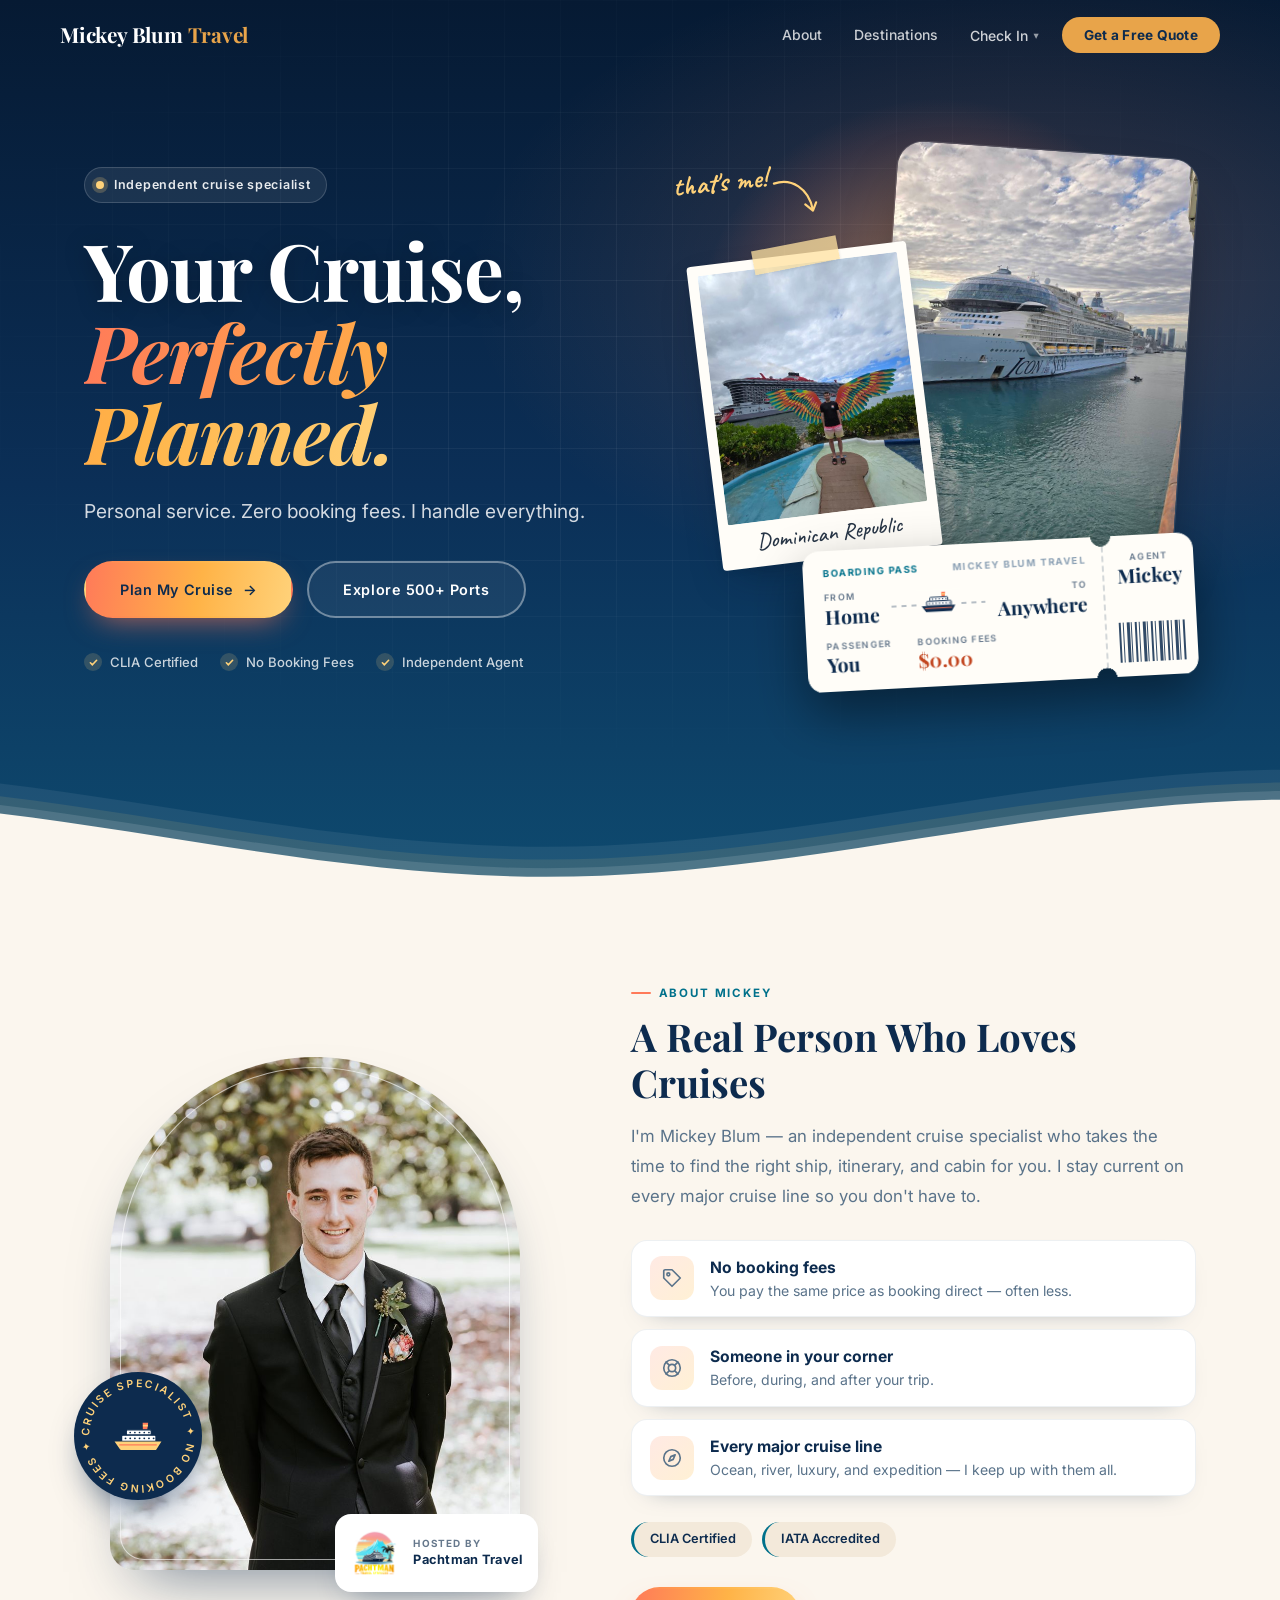
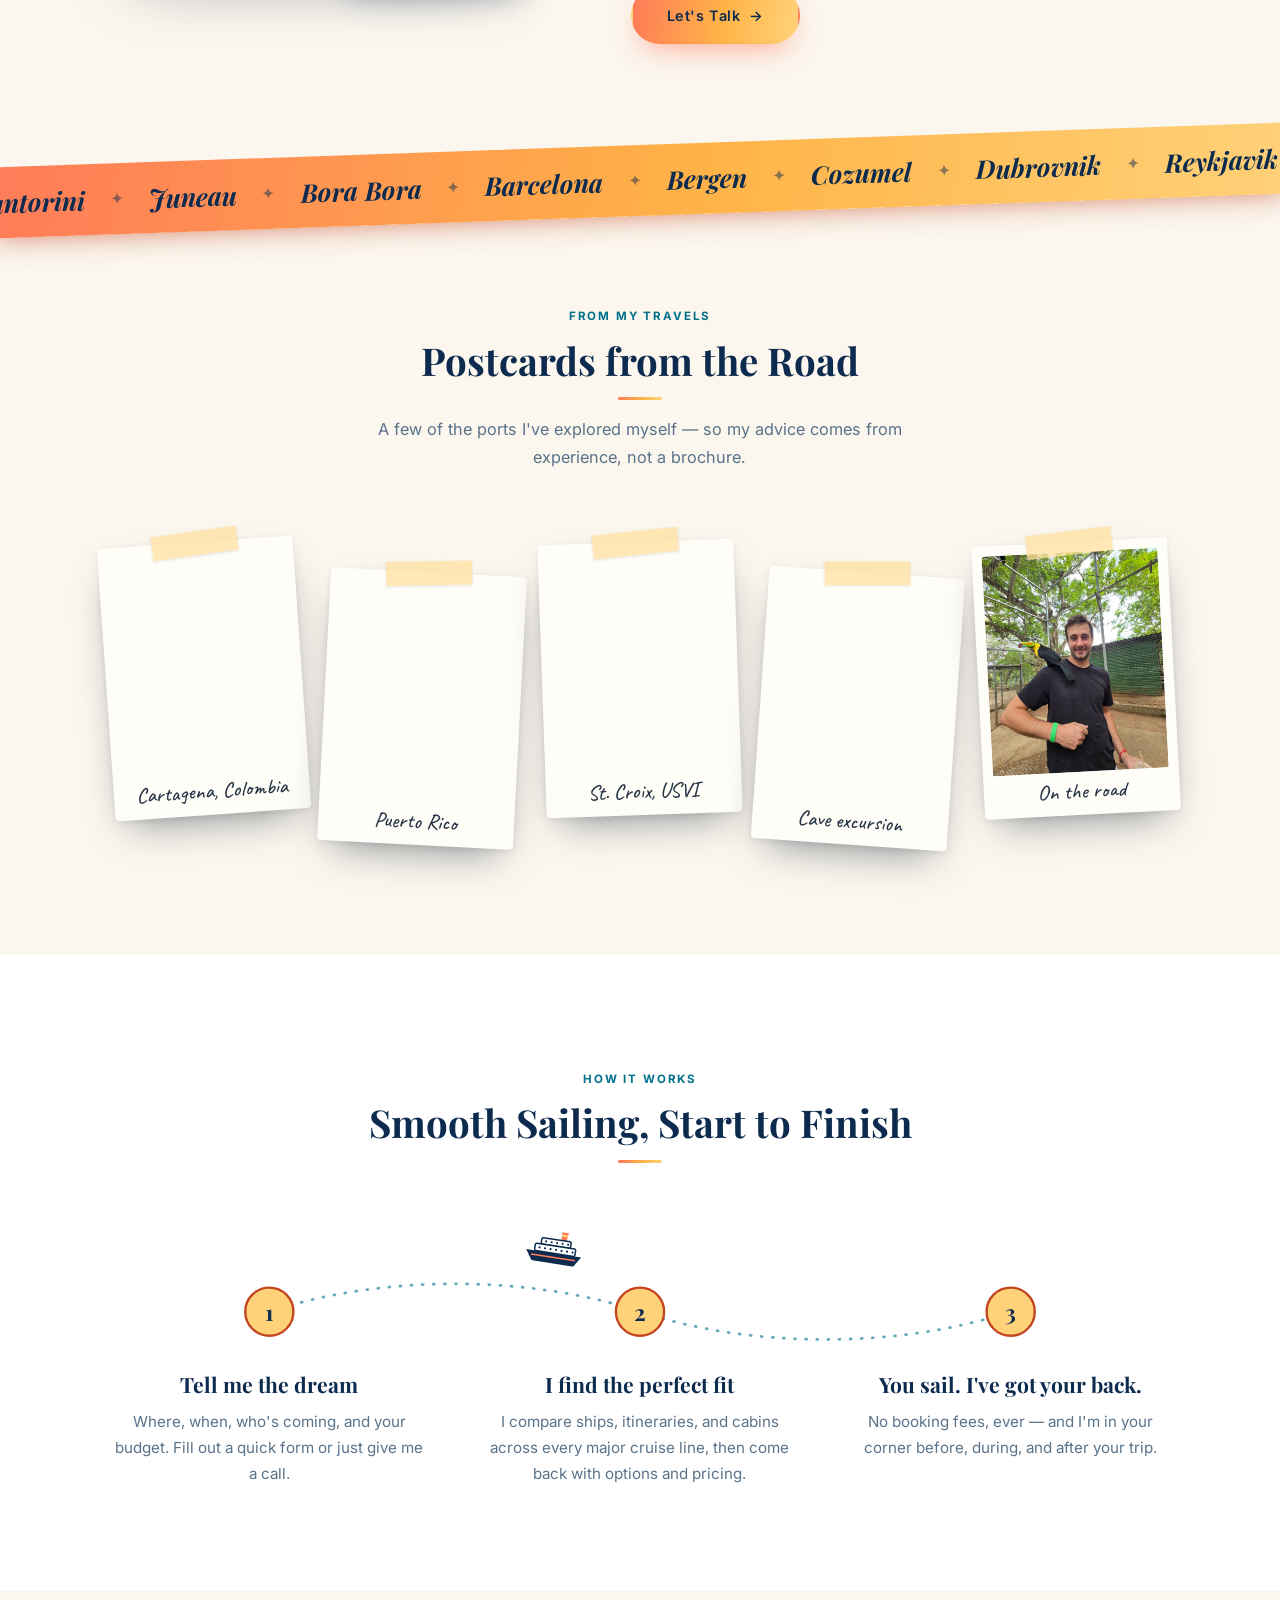
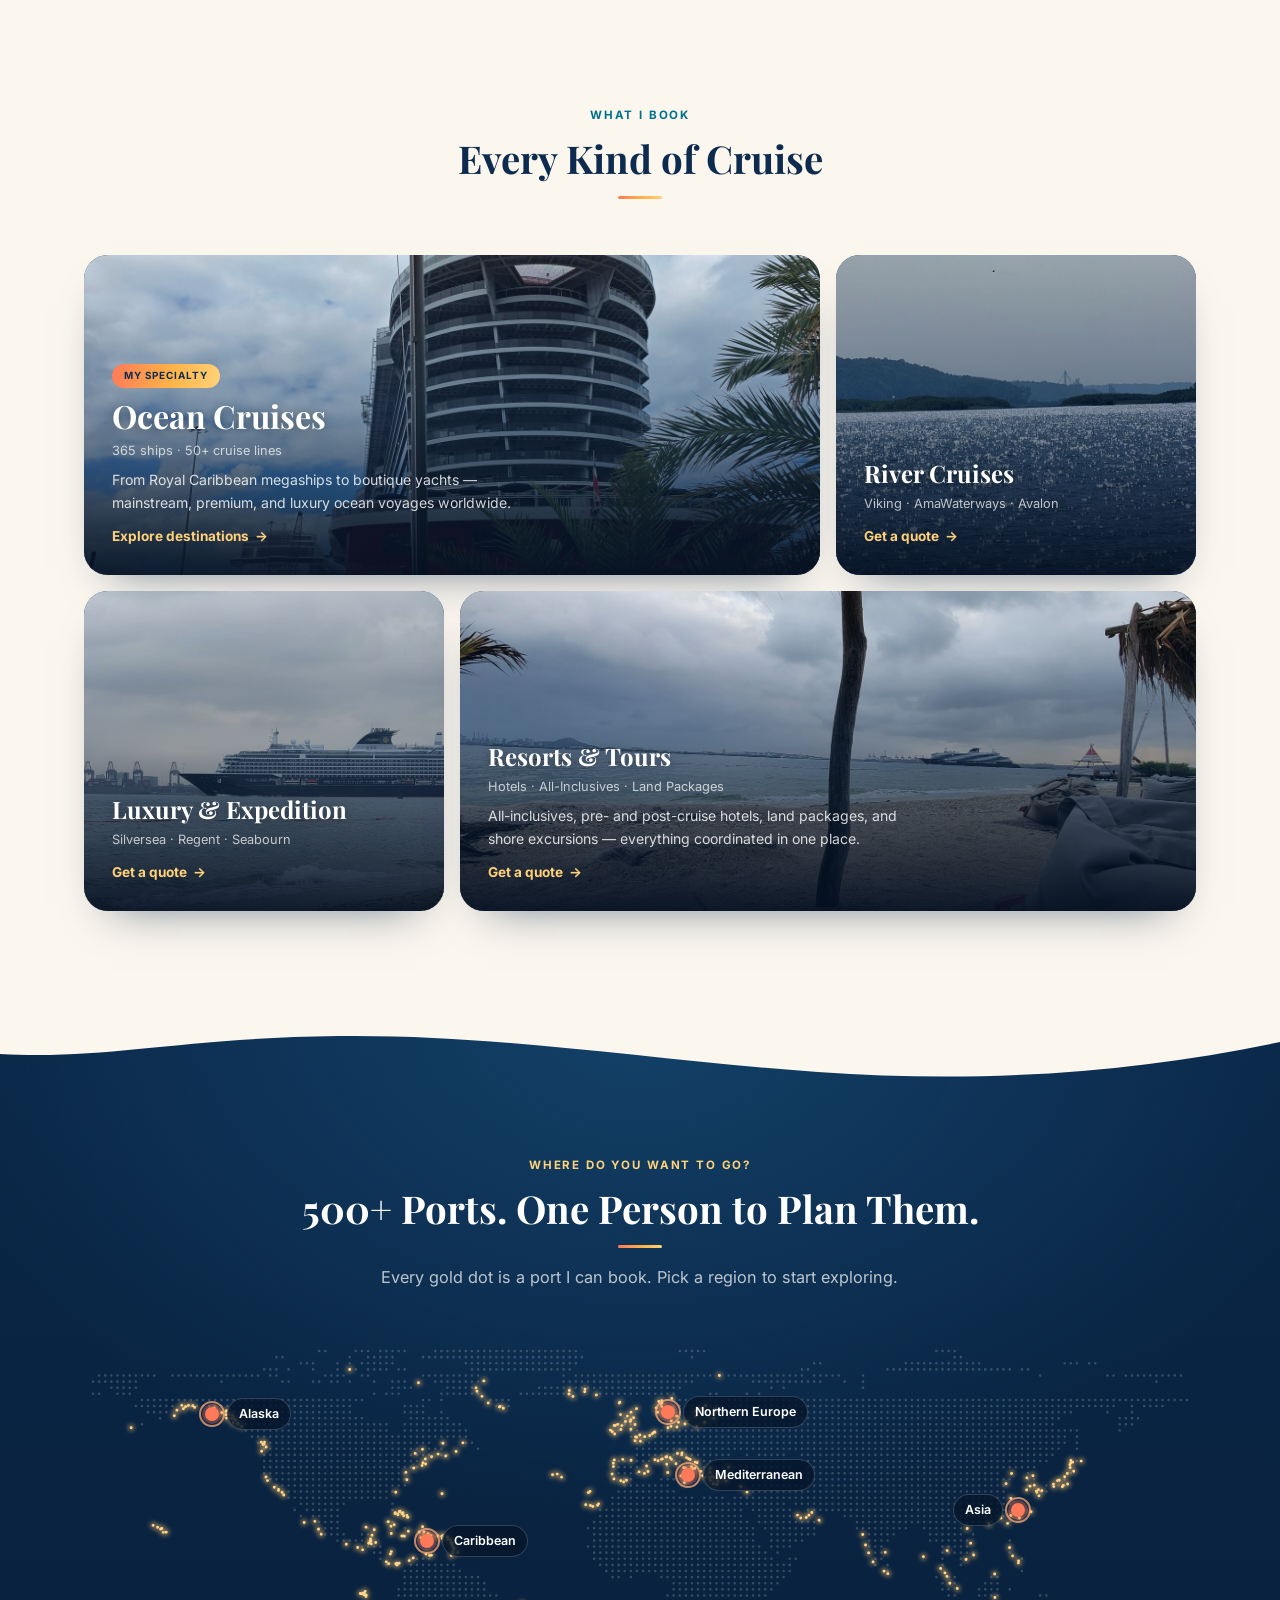
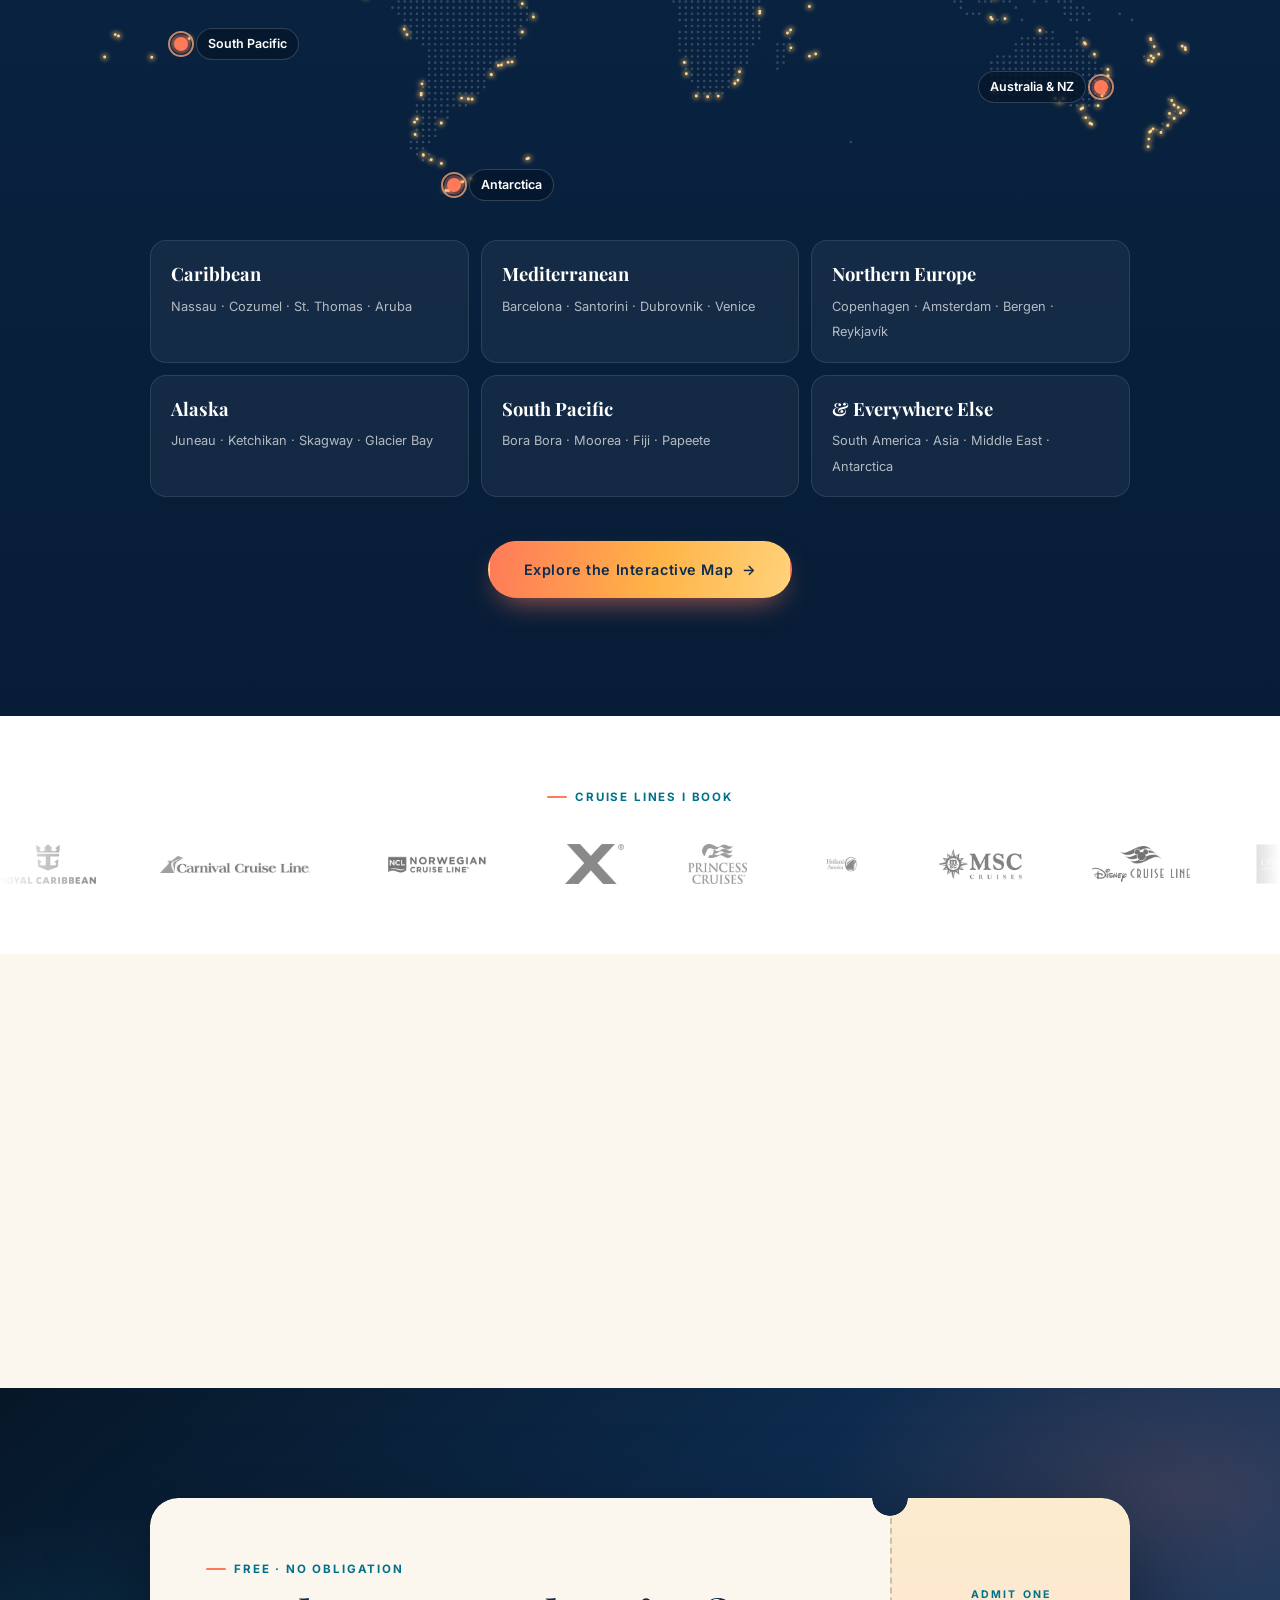
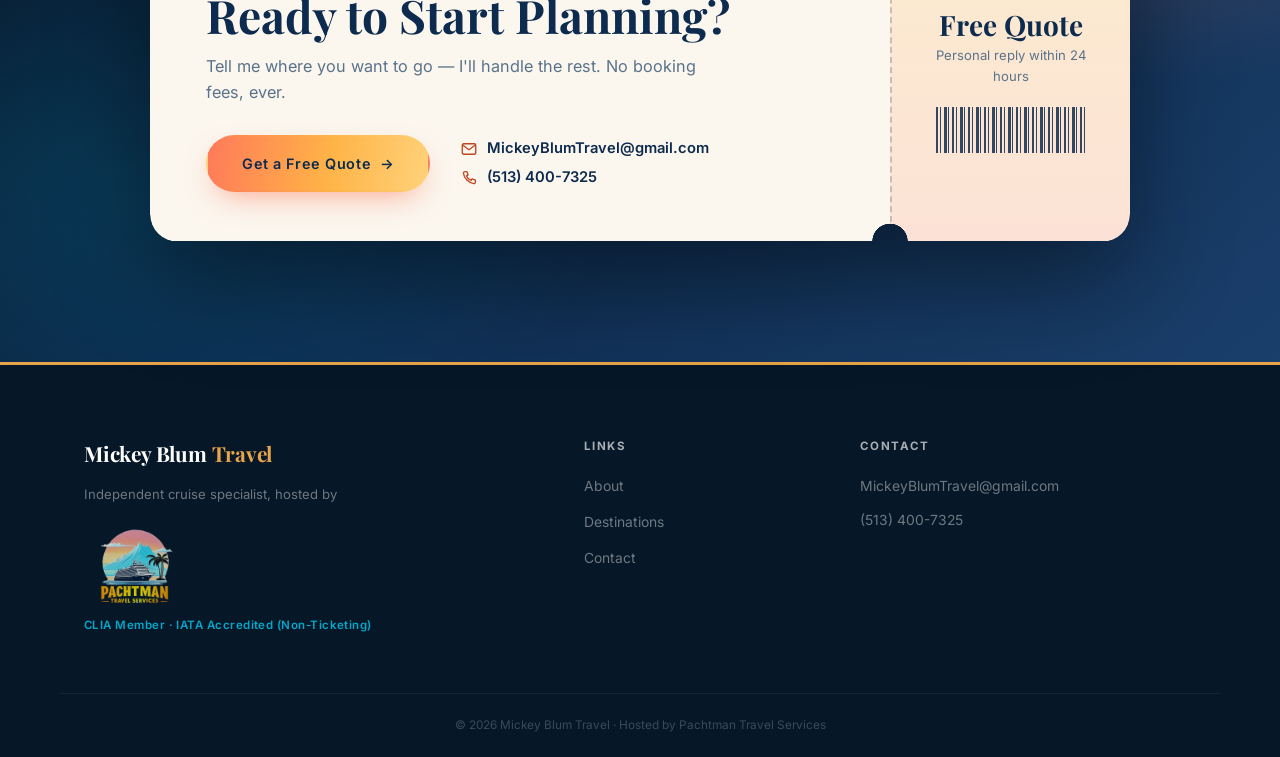
<file: index.html>
<!DOCTYPE html>
<html lang="en">
<head>
  <meta charset="UTF-8" />
  <meta name="viewport" content="width=device-width, initial-scale=1.0" />
  <meta name="description" content="Mickey Blum Travel — Cruise specialist and independent travel agent. Personalized cruise planning, expert advice, and exclusive deals. No booking fees." />
  <meta name="keywords" content="cruise travel agent, cruise specialist, cruise deals, Caribbean cruise, Mediterranean cruise, Alaska cruise, luxury cruise, river cruise, Mickey Blum travel, Pachtman Travel Services" />
  <meta name="author" content="Mickey Blum" />
  <link rel="canonical" href="https://mickeyblumtravel.com/" />

  <!-- Open Graph -->
  <meta property="og:type" content="website" />
  <meta property="og:url" content="https://mickeyblumtravel.com/" />
  <meta property="og:title" content="Mickey Blum Travel | Cruise Specialist" />
  <meta property="og:description" content="Expert cruise planning with zero booking fees. Personalized service from a real agent." />
  <meta property="og:image" content="https://mickeyblumtravel.com/images/og-image.jpg" />
  <meta property="og:image:width" content="1200" />
  <meta property="og:image:height" content="630" />
  <meta property="og:image:alt" content="Mickey Blum standing in front of a docked cruise ship" />

  <!-- Twitter Card -->
  <meta name="twitter:card" content="summary_large_image" />
  <meta name="twitter:url" content="https://mickeyblumtravel.com/" />
  <meta name="twitter:title" content="Mickey Blum Travel | Cruise Specialist" />
  <meta name="twitter:description" content="Expert cruise planning with zero booking fees. Personalized service from a real agent." />
  <meta name="twitter:image" content="https://mickeyblumtravel.com/images/og-image.jpg" />
  <meta name="twitter:image:alt" content="Mickey Blum standing in front of a docked cruise ship" />

  <title>Mickey Blum Travel | Cruise Specialist & Independent Travel Agent</title>
  <link rel="preconnect" href="https://fonts.googleapis.com" />
  <link rel="preconnect" href="https://fonts.gstatic.com" crossorigin />
  <link href="https://fonts.googleapis.com/css2?family=Caveat:wght@500;700&family=Inter:wght@400;500;600;700&family=Playfair+Display:ital,wght@0,400;0,700;1,400;1,700&display=swap" rel="stylesheet" />
  <link rel="stylesheet" href="css/style.css" />
  <link rel="stylesheet" href="css/home.css" />
</head>
<body class="home">

  <!-- Shared icons -->
  <svg class="sprite" aria-hidden="true" focusable="false">
    <symbol id="i-ship" viewBox="0 0 64 40">
      <path d="M38 3h7l-1.2 9h-5.6z" fill="#ff7a59" />
      <path d="M38.3 5.6h6.4v2.2h-6.4z" fill="#ffd27a" />
      <rect x="17" y="12" width="32" height="7" rx="1.5" stroke-width="1.6" style="fill:var(--ship-deck,#fff);stroke:var(--ship-line,#0d2b4e)" />
      <rect x="11" y="19" width="44" height="8" rx="1.5" stroke-width="1.6" style="fill:var(--ship-deck,#fff);stroke:var(--ship-line,#0d2b4e)" />
      <g style="fill:var(--ship-line,#0d2b4e)">
        <circle cx="22" cy="15.5" r="1.1" /><circle cx="28" cy="15.5" r="1.1" /><circle cx="34" cy="15.5" r="1.1" /><circle cx="40" cy="15.5" r="1.1" /><circle cx="46" cy="15.5" r="1.1" />
        <circle cx="16" cy="23" r="1.2" /><circle cx="22" cy="23" r="1.2" /><circle cx="28" cy="23" r="1.2" /><circle cx="34" cy="23" r="1.2" /><circle cx="40" cy="23" r="1.2" /><circle cx="46" cy="23" r="1.2" /><circle cx="52" cy="23" r="1.2" />
      </g>
      <path d="M2 27h60l-6.5 10.2a2 2 0 0 1-1.7.8H10.6a2 2 0 0 1-1.7-.9z" style="fill:var(--ship-hull,#0d2b4e)" />
      <path d="M8 31.5h48" stroke="#ff7a59" stroke-width="1.6" />
    </symbol>
  </svg>

  <!-- NAV -->
  <header class="site-header" id="site-header">
    <nav class="nav-container">
      <a href="index.html" class="nav-brand">
        <span class="brand-name">Mickey Blum <span class="brand-sub">Travel</span></span>
      </a>
      <button class="nav-toggle" id="navToggle" aria-label="Toggle menu" aria-expanded="false" aria-controls="navLinks">
        <span></span><span></span><span></span>
      </button>
      <ul class="nav-links" id="navLinks">
        <li><a href="#about">About</a></li>
        <li><a href="destinations.html">Destinations</a></li>
        <li class="nav-dropdown">
          <button class="nav-dropdown-btn" type="button" aria-expanded="false" aria-haspopup="true" id="checkinBtn">
            Check In <span class="nav-dropdown-caret">▾</span>
          </button>
          <ul class="nav-dropdown-panel" id="checkinPanel" role="menu">
            <li class="nav-dropdown-panel-header">Online Check-In by Cruise Line</li>
            <li><a href="https://www.royalcaribbean.com/reservation/lookup" target="_blank" rel="noopener noreferrer">Royal Caribbean</a></li>
            <li><a href="https://www.carnival.com/booked/home" target="_blank" rel="noopener noreferrer">Carnival</a></li>
            <li><a href="https://www.ncl.com/account-access/login" target="_blank" rel="noopener noreferrer">Norwegian</a></li>
            <li><a href="https://www.msccruisesusa.com/manage-booking/web-check-in" target="_blank" rel="noopener noreferrer">MSC Cruises</a></li>
            <li><a href="https://disneycruise.disney.go.com/guest-services/online-check-in/" target="_blank" rel="noopener noreferrer">Disney Cruise Line</a></li>
            <li><a href="https://www.celebritycruises.com/onlinecheckin" target="_blank" rel="noopener noreferrer">Celebrity Cruises</a></li>
            <li><a href="https://book.princess.com/manage-booking/index.page?cpfy=checkin" target="_blank" rel="noopener noreferrer">Princess Cruises</a></li>
            <li><a href="https://www.hollandamerica.com/checkin" target="_blank" rel="noopener noreferrer">Holland America</a></li>
            <li><a href="https://www.virginvoyages.com/app" target="_blank" rel="noopener noreferrer">Virgin Voyages</a></li>
            <li><a href="https://www.cunard.com/en-us/login/manage-booking" target="_blank" rel="noopener noreferrer">Cunard</a></li>
            <li><a href="https://www.costacruises.com/mycosta.html" target="_blank" rel="noopener noreferrer">Costa Cruises</a></li>
            <li><a href="https://www.pocruises.com/login" target="_blank" rel="noopener noreferrer">P&amp;O Cruises</a></li>
            <li><a href="https://www.aida.de/myaida" target="_blank" rel="noopener noreferrer">AIDA Cruises</a></li>
            <li><a href="https://www.azamara.com/booked-guests/before-you-board/easy-checkin" target="_blank" rel="noopener noreferrer">Azamara</a></li>
            <li><a href="https://www.oceaniacruises.com/myaccount/overview/" target="_blank" rel="noopener noreferrer">Oceania Cruises</a></li>
            <li><a href="https://www.rssc.com/myaccount" target="_blank" rel="noopener noreferrer">Regent Seven Seas</a></li>
            <li><a href="https://www.seabourn.com/checkin" target="_blank" rel="noopener noreferrer">Seabourn</a></li>
            <li><a href="https://my.silversea.com/" target="_blank" rel="noopener noreferrer">Silversea</a></li>
            <li><a href="https://www.viking.com/myjourney" target="_blank" rel="noopener noreferrer">Viking Ocean</a></li>
            <li><a href="https://us.ponant.com/my-account" target="_blank" rel="noopener noreferrer">Ponant</a></li>
            <li><a href="https://www.expeditions.com/login/" target="_blank" rel="noopener noreferrer">Lindblad Expeditions</a></li>
          </ul>
        </li>
        <li><a href="contact.html" class="nav-cta">Get a Free Quote</a></li>
      </ul>
    </nav>
  </header>

  <main>

    <!-- HERO -->
    <section class="hero" id="hero">
      <div class="hero-sun" aria-hidden="true"></div>
      <div class="container hero-grid">
        <div class="hero-copy">
          <p class="hero-kicker"><span class="hero-kicker-dot" aria-hidden="true"></span>Independent cruise specialist</p>
          <h1 class="hero-title">Your Cruise,<br /><em>Perfectly Planned.</em></h1>
          <p class="hero-sub">Personal service. Zero booking fees. I handle everything.</p>
          <div class="hero-actions">
            <a href="contact.html" class="btn btn-sunset">Plan My Cruise <span class="arrow" aria-hidden="true">→</span></a>
            <a href="destinations.html" class="btn btn-ghost">Explore 500+ Ports</a>
          </div>
          <ul class="hero-trust">
            <li>CLIA Certified</li>
            <li>No Booking Fees</li>
            <li>Independent Agent</li>
          </ul>
        </div>

        <div class="hero-collage">
          <figure class="photo-card photo-card--ship float">
            <img src="images/hero-ship.jpg" alt="Icon of the Seas docked in port" width="720" height="960" fetchpriority="high" />
          </figure>
          <figure class="polaroid polaroid--hero float float--slow">
            <img src="images/mickey-dominican.jpg" alt="Mickey posing with painted rainbow wings, a cruise ship docked behind" width="600" height="800" />
            <figcaption class="polaroid-cap">Dominican Republic</figcaption>
          </figure>
          <p class="hand-note hand-note--hero" aria-hidden="true">
            that's me!
            <svg viewBox="0 0 58 46"><path d="M4 8c18-4 34 8 36 30" /><path d="M33 32l7 7 4-8" /></svg>
          </p>
          <div class="pass-wrap float float--fast" aria-hidden="true">
            <div class="boarding-pass">
              <div class="bp-main">
                <div class="bp-top"><span>Boarding Pass</span><span>Mickey Blum Travel</span></div>
                <div class="bp-route">
                  <div><span class="bp-k">From</span><span class="bp-v">Home</span></div>
                  <span class="bp-line"><svg viewBox="0 0 64 40"><use href="#i-ship" /></svg></span>
                  <div class="bp-to"><span class="bp-k">To</span><span class="bp-v">Anywhere</span></div>
                </div>
                <div class="bp-meta">
                  <div><span class="bp-k">Passenger</span><span class="bp-v">You</span></div>
                  <div><span class="bp-k">Booking fees</span><span class="bp-v bp-fee">$0.00</span></div>
                </div>
              </div>
              <div class="bp-stub">
                <span><span class="bp-k">Agent</span><span class="bp-v">Mickey</span></span>
                <span class="barcode"></span>
              </div>
            </div>
          </div>
        </div>
      </div>

      <div class="hero-waves" aria-hidden="true">
        <svg viewBox="0 24 150 28" preserveAspectRatio="none" focusable="false">
          <defs><path id="wave" d="M-160 44c30 0 58-18 88-18s58 18 88 18 58-18 88-18 58 18 88 18v44h-352z" /></defs>
          <g class="wave-parallax">
            <use href="#wave" x="48" y="0" fill="rgba(255,255,255,0.07)" />
            <use href="#wave" x="48" y="3" fill="rgba(255,210,122,0.1)" />
            <use href="#wave" x="48" y="5" fill="rgba(255,255,255,0.12)" />
            <use href="#wave" x="48" y="7" fill="#fbf6ee" />
          </g>
        </svg>
      </div>
    </section>

    <!-- ABOUT -->
    <section class="about" id="about">
      <div class="container about-grid">
        <div class="about-visual" data-reveal>
          <div class="about-arch">
            <img src="images/mickey-portrait.jpg" alt="Mickey Blum, Cruise Specialist" width="800" height="1200" loading="lazy" decoding="async" />
          </div>
          <div class="spin-badge" aria-hidden="true">
            <svg class="ring" viewBox="0 0 128 128">
              <defs><path id="ringPath" d="M64 64m-49 0a49 49 0 1 1 98 0a49 49 0 1 1-98 0" /></defs>
              <text><textPath href="#ringPath" textLength="304" lengthAdjust="spacing">CRUISE SPECIALIST ✦ NO BOOKING FEES ✦</textPath></text>
            </svg>
            <svg class="badge-ship" viewBox="0 0 64 40"><use href="#i-ship" /></svg>
          </div>
          <div class="about-host">
            <img src="images/pachtman-logo.png" alt="Pachtman Travel Services" width="240" height="240" loading="lazy" decoding="async" />
            <span>Hosted by <strong>Pachtman Travel</strong></span>
          </div>
        </div>

        <div class="about-copy" data-reveal>
          <p class="section-eyebrow">About Mickey</p>
          <h2 class="section-heading">A Real Person Who Loves Cruises</h2>
          <p class="lead">I'm Mickey Blum — an independent cruise specialist who takes the time to find the right ship, itinerary, and cabin for you. I stay current on every major cruise line so you don't have to.</p>
          <ul class="perks">
            <li class="perk">
              <span class="perk-icon" aria-hidden="true"><svg viewBox="0 0 24 24"><path d="M3 12V4.5A1.5 1.5 0 0 1 4.5 3H12l9 9-9 9z" /><circle cx="8" cy="8" r="1.6" /></svg></span>
              <span><strong>No booking fees</strong>You pay the same price as booking direct — often less.</span>
            </li>
            <li class="perk">
              <span class="perk-icon" aria-hidden="true"><svg viewBox="0 0 24 24"><circle cx="12" cy="12" r="9" /><circle cx="12" cy="12" r="4" /><path d="M5.6 5.6l3.6 3.6M18.4 5.6l-3.6 3.6M5.6 18.4l3.6-3.6M18.4 18.4l-3.6-3.6" /></svg></span>
              <span><strong>Someone in your corner</strong>Before, during, and after your trip.</span>
            </li>
            <li class="perk">
              <span class="perk-icon" aria-hidden="true"><svg viewBox="0 0 24 24"><circle cx="12" cy="12" r="9" /><path d="M15.5 8.5l-2.2 5-4.8 2 2.2-5z" /></svg></span>
              <span><strong>Every major cruise line</strong>Ocean, river, luxury, and expedition — I keep up with them all.</span>
            </li>
          </ul>
          <div class="cred-row">
            <span class="cred-pill">CLIA Certified</span>
            <span class="cred-pill">IATA Accredited</span>
          </div>
          <a href="contact.html" class="btn btn-sunset">Let's Talk <span class="arrow" aria-hidden="true">→</span></a>
        </div>
      </div>
    </section>

    <!-- TICKER -->
    <div class="ticker-wrap" aria-hidden="true">
      <div class="ticker">
        <div class="ticker-track">
          <span>Santorini</span><span class="star">✦</span><span>Juneau</span><span class="star">✦</span><span>Bora Bora</span><span class="star">✦</span><span>Barcelona</span><span class="star">✦</span><span>Bergen</span><span class="star">✦</span><span>Cozumel</span><span class="star">✦</span><span>Dubrovnik</span><span class="star">✦</span><span>Reykjavik</span><span class="star">✦</span><span>Cape Town</span><span class="star">✦</span><span>Sydney</span><span class="star">✦</span><span>Ushuaia</span><span class="star">✦</span><span>Halong Bay</span><span class="star">✦</span><span>Venice</span><span class="star">✦</span><span>Nassau</span><span class="star">✦</span><span>Singapore</span><span class="star">✦</span><span>Lisbon</span><span class="star">✦</span><span>Honolulu</span><span class="star">✦</span><span>Ketchikan</span><span class="star">✦</span>
        </div>
        <div class="ticker-track">
          <span>Santorini</span><span class="star">✦</span><span>Juneau</span><span class="star">✦</span><span>Bora Bora</span><span class="star">✦</span><span>Barcelona</span><span class="star">✦</span><span>Bergen</span><span class="star">✦</span><span>Cozumel</span><span class="star">✦</span><span>Dubrovnik</span><span class="star">✦</span><span>Reykjavik</span><span class="star">✦</span><span>Cape Town</span><span class="star">✦</span><span>Sydney</span><span class="star">✦</span><span>Ushuaia</span><span class="star">✦</span><span>Halong Bay</span><span class="star">✦</span><span>Venice</span><span class="star">✦</span><span>Nassau</span><span class="star">✦</span><span>Singapore</span><span class="star">✦</span><span>Lisbon</span><span class="star">✦</span><span>Honolulu</span><span class="star">✦</span><span>Ketchikan</span><span class="star">✦</span>
        </div>
      </div>
    </div>

    <!-- POSTCARDS -->
    <section class="postcards">
      <div class="container">
        <div class="section-header" data-reveal>
          <p class="section-eyebrow">From My Travels</p>
          <h2 class="section-heading">Postcards from the Road</h2>
          <p class="section-sub">A few of the ports I've explored myself — so my advice comes from experience, not a brochure.</p>
        </div>
        <ul class="postcard-row" data-reveal>
          <li class="polaroid" style="--r:-4deg">
            <img src="images/mickey-cartagena.jpg" alt="Mickey on the waterfront in Cartagena, Colombia" width="1556" height="700" loading="lazy" decoding="async" style="object-position:42% center" />
            <span class="polaroid-cap">Cartagena, Colombia</span>
          </li>
          <li class="polaroid" style="--r:3deg">
            <img src="images/mickey-puerto-rico.jpg" alt="Mickey in Old San Juan, Puerto Rico" width="600" height="800" loading="lazy" decoding="async" />
            <span class="polaroid-cap">Puerto Rico</span>
          </li>
          <li class="polaroid" style="--r:-2deg">
            <img src="images/mickey-stcroix.jpg" alt="Mickey on the shoreline in St. Croix" width="600" height="800" loading="lazy" decoding="async" />
            <span class="polaroid-cap">St. Croix, USVI</span>
          </li>
          <li class="polaroid" style="--r:4deg">
            <img src="images/mickey-cave.jpg" alt="Mickey sitting in a cave on a shore excursion" width="600" height="800" loading="lazy" decoding="async" />
            <span class="polaroid-cap">Cave excursion</span>
          </li>
          <li class="polaroid" style="--r:-3deg">
            <img src="images/mickey-travel-2.jpg" alt="Mickey with a toucan perched on one shoulder" width="600" height="800" loading="lazy" decoding="async" />
            <span class="polaroid-cap">On the road</span>
          </li>
        </ul>
      </div>
    </section>

    <!-- HOW IT WORKS -->
    <section class="voyage" id="how-it-works" data-voyage>
      <div class="container">
        <div class="section-header" data-reveal>
          <p class="section-eyebrow">How It Works</p>
          <h2 class="section-heading">Smooth Sailing, Start to Finish</h2>
        </div>
        <svg class="voyage-route" viewBox="0 0 1200 150" aria-hidden="true" focusable="false">
          <path class="voyage-line" d="M200 100C320 60 480 60 600 100S880 140 1000 100" />
          <path id="voyageCourse" d="M200 52C320 12 480 12 600 52S880 92 1000 52" fill="none" />
          <g class="voyage-stop"><circle cx="200" cy="100" r="26" /><text x="200" y="100">1</text></g>
          <g class="voyage-stop"><circle cx="600" cy="100" r="26" /><text x="600" y="100">2</text></g>
          <g class="voyage-stop"><circle cx="1000" cy="100" r="26" /><text x="1000" y="100">3</text></g>
          <g class="voyage-ship">
            <use href="#i-ship" x="-32" y="-20" width="64" height="40" />
            <animateMotion id="voyageSail" begin="indefinite" dur="5s" fill="freeze" rotate="auto"
              calcMode="spline" keyPoints="0;0.5;0.5;1" keyTimes="0;0.4;0.55;1"
              keySplines="0.45 0 0.55 1;0 0 1 1;0.45 0 0.55 1">
              <mpath href="#voyageCourse" />
            </animateMotion>
          </g>
        </svg>
        <ol class="steps">
          <li class="step">
            <span class="step-num" aria-hidden="true">1</span>
            <h3>Tell me the dream</h3>
            <p>Where, when, who's coming, and your budget. Fill out a quick form or just give me a call.</p>
          </li>
          <li class="step">
            <span class="step-num" aria-hidden="true">2</span>
            <h3>I find the perfect fit</h3>
            <p>I compare ships, itineraries, and cabins across every major cruise line, then come back with options and pricing.</p>
          </li>
          <li class="step">
            <span class="step-num" aria-hidden="true">3</span>
            <h3>You sail. I've got your back.</h3>
            <p>No booking fees, ever — and I'm in your corner before, during, and after your trip.</p>
          </li>
        </ol>
      </div>
    </section>

    <!-- WHAT I BOOK -->
    <section class="services" id="services">
      <div class="container">
        <div class="section-header" data-reveal>
          <p class="section-eyebrow">What I Book</p>
          <h2 class="section-heading">Every Kind of Cruise</h2>
        </div>
        <div class="services-layout" data-reveal>

          <a href="destinations.html" class="svc-card svc-ocean">
            <img src="images/service-ocean.jpg" alt="" loading="lazy" decoding="async" />
            <div class="svc-content">
              <span class="svc-tag">My Specialty</span>
              <h3>Ocean Cruises</h3>
              <p class="svc-sub">365 ships · 50+ cruise lines</p>
              <p class="svc-detail">From Royal Caribbean megaships to boutique yachts — mainstream, premium, and luxury ocean voyages worldwide.</p>
              <span class="svc-cta">Explore destinations <span class="arrow" aria-hidden="true">→</span></span>
            </div>
          </a>

          <a href="contact.html" class="svc-card svc-river">
            <img src="images/service-river.jpg" alt="" loading="lazy" decoding="async" />
            <div class="svc-content">
              <h3>River Cruises</h3>
              <p class="svc-sub">Viking · AmaWaterways · Avalon</p>
              <span class="svc-cta">Get a quote <span class="arrow" aria-hidden="true">→</span></span>
            </div>
          </a>

          <a href="contact.html" class="svc-card svc-luxury">
            <img src="images/service-luxury.jpg" alt="" loading="lazy" decoding="async" />
            <div class="svc-content">
              <h3>Luxury &amp; Expedition</h3>
              <p class="svc-sub">Silversea · Regent · Seabourn</p>
              <span class="svc-cta">Get a quote <span class="arrow" aria-hidden="true">→</span></span>
            </div>
          </a>

          <a href="contact.html" class="svc-card svc-beach">
            <img src="images/service-beach.jpg" alt="" loading="lazy" decoding="async" />
            <div class="svc-content">
              <h3>Resorts &amp; Tours</h3>
              <p class="svc-sub">Hotels · All-Inclusives · Land Packages</p>
              <p class="svc-detail">All-inclusives, pre- and post-cruise hotels, land packages, and shore excursions — everything coordinated in one place.</p>
              <span class="svc-cta">Get a quote <span class="arrow" aria-hidden="true">→</span></span>
            </div>
          </a>

        </div>
      </div>
    </section>

    <!-- PORT MAP -->
    <section class="ports-world on-dark" id="destinations">
      <svg class="divider-top" viewBox="0 0 1440 64" preserveAspectRatio="none" aria-hidden="true" focusable="false">
        <path d="M0 0h1440v22c-160 30-330 42-520 30S560 14 380 16 120 40 0 34z" fill="#fbf6ee" />
      </svg>
      <div class="container">
        <div class="section-header" data-reveal>
          <p class="section-eyebrow">Where Do You Want to Go?</p>
          <h2 class="section-heading">500+ Ports. One Person to Plan Them.</h2>
          <p class="section-sub">Every gold dot is a port I can book. Pick a region to start exploring.</p>
        </div>

        <div class="world" data-reveal>
          <img class="world-map" src="images/world-dots.svg" alt="World map with a glowing dot on each of the 500+ cruise ports Mickey books" width="1440" height="584" loading="lazy" />
          <a class="hotspot" style="--x:11.1%;--y:14.7%" href="destinations.html?region=Alaska"><span class="hotspot-pin"></span><span class="hotspot-label">Alaska</span></a>
          <a class="hotspot" style="--x:30.6%;--y:43.2%" href="destinations.html?region=Caribbean"><span class="hotspot-pin"></span><span class="hotspot-label">Caribbean</span></a>
          <a class="hotspot" style="--x:52.5%;--y:14.4%" href="destinations.html?region=Northern+Europe+%26+Baltic"><span class="hotspot-pin"></span><span class="hotspot-label">Northern Europe</span></a>
          <a class="hotspot" style="--x:54.4%;--y:28.4%" href="destinations.html?region=Mediterranean"><span class="hotspot-pin"></span><span class="hotspot-label">Mediterranean</span></a>
          <a class="hotspot hotspot--left" style="--x:84.4%;--y:36.3%" href="destinations.html?region=Asia"><span class="hotspot-pin"></span><span class="hotspot-label">Asia</span></a>
          <a class="hotspot" style="--x:8.3%;--y:66.4%" href="destinations.html?region=South+Pacific"><span class="hotspot-pin"></span><span class="hotspot-label">South Pacific</span></a>
          <a class="hotspot hotspot--left" style="--x:91.9%;--y:76%" href="destinations.html?region=Australia+%26+New+Zealand"><span class="hotspot-pin"></span><span class="hotspot-label">Australia &amp; NZ</span></a>
          <a class="hotspot" style="--x:33.1%;--y:97.9%" href="destinations.html?region=Antarctica"><span class="hotspot-pin"></span><span class="hotspot-label">Antarctica</span></a>
        </div>

        <ul class="region-list" data-reveal>
          <li><a href="destinations.html?region=Caribbean"><strong>Caribbean</strong><span>Nassau · Cozumel · St. Thomas · Aruba</span></a></li>
          <li><a href="destinations.html?region=Mediterranean"><strong>Mediterranean</strong><span>Barcelona · Santorini · Dubrovnik · Venice</span></a></li>
          <li><a href="destinations.html?region=Northern+Europe+%26+Baltic"><strong>Northern Europe</strong><span>Copenhagen · Amsterdam · Bergen · Reykjavík</span></a></li>
          <li><a href="destinations.html?region=Alaska"><strong>Alaska</strong><span>Juneau · Ketchikan · Skagway · Glacier Bay</span></a></li>
          <li><a href="destinations.html?region=South+Pacific"><strong>South Pacific</strong><span>Bora Bora · Moorea · Fiji · Papeete</span></a></li>
          <li><a href="destinations.html"><strong>&amp; Everywhere Else</strong><span>South America · Asia · Middle East · Antarctica</span></a></li>
        </ul>

        <div class="map-cta">
          <a href="destinations.html" class="btn btn-sunset">Explore the Interactive Map <span class="arrow" aria-hidden="true">→</span></a>
        </div>
      </div>
    </section>

    <!-- CRUISE LINES -->
    <section class="lines">
      <div class="container">
        <p class="section-eyebrow">Cruise Lines I Book</p>
      </div>
      <div class="logo-marquee">
        <ul class="logo-track">
          <li><img src="images/logos/line-royal-caribbean.png" alt="Royal Caribbean" loading="lazy" decoding="async" /></li>
          <li><img src="images/logos/line-carnival.jpg" alt="Carnival Cruise Line" loading="lazy" decoding="async" /></li>
          <li><img src="images/logos/line-NCL.png" alt="Norwegian Cruise Line" loading="lazy" decoding="async" /></li>
          <li><img src="images/logos/line-celebrity.png" alt="Celebrity Cruises" loading="lazy" decoding="async" /></li>
          <li><img src="images/logos/lines-Princess.jpg" alt="Princess Cruises" loading="lazy" decoding="async" /></li>
          <li><img src="images/logos/lines-holland.jpg" alt="Holland America Line" loading="lazy" decoding="async" /></li>
          <li><img src="images/logos/line-msc.png" alt="MSC Cruises" loading="lazy" decoding="async" /></li>
          <li><img src="images/logos/line-disney.png" alt="Disney Cruise Line" loading="lazy" decoding="async" /></li>
          <li><img src="images/logos/line-regent.jpg" alt="Regent Seven Seas" loading="lazy" decoding="async" /></li>
          <li><img src="images/logos/line-azamara.jpg" alt="Azamara" loading="lazy" decoding="async" /></li>
          <li><img src="images/logos/line-crystal.png" alt="Crystal Cruises" loading="lazy" decoding="async" /></li>
          <li><img src="images/logos/line-windstar.png" alt="Windstar Cruises" loading="lazy" decoding="async" /></li>
          <li><img src="images/logos/line-hurtigruten.png" alt="Hurtigruten" loading="lazy" decoding="async" /></li>
          <li><img src="images/logos/line-avalon.png" alt="Avalon Waterways" loading="lazy" decoding="async" /></li>
          <li><img src="images/logos/line-scenic.webp" alt="Scenic Cruises" loading="lazy" decoding="async" /></li>
          <li><img src="images/logos/line-lindblad.jpg" alt="Lindblad Expeditions" loading="lazy" decoding="async" /></li>
        </ul>
        <ul class="logo-track" aria-hidden="true">
          <li><img src="images/logos/line-royal-caribbean.png" alt="" loading="lazy" decoding="async" /></li>
          <li><img src="images/logos/line-carnival.jpg" alt="" loading="lazy" decoding="async" /></li>
          <li><img src="images/logos/line-NCL.png" alt="" loading="lazy" decoding="async" /></li>
          <li><img src="images/logos/line-celebrity.png" alt="" loading="lazy" decoding="async" /></li>
          <li><img src="images/logos/lines-Princess.jpg" alt="" loading="lazy" decoding="async" /></li>
          <li><img src="images/logos/lines-holland.jpg" alt="" loading="lazy" decoding="async" /></li>
          <li><img src="images/logos/line-msc.png" alt="" loading="lazy" decoding="async" /></li>
          <li><img src="images/logos/line-disney.png" alt="" loading="lazy" decoding="async" /></li>
          <li><img src="images/logos/line-regent.jpg" alt="" loading="lazy" decoding="async" /></li>
          <li><img src="images/logos/line-azamara.jpg" alt="" loading="lazy" decoding="async" /></li>
          <li><img src="images/logos/line-crystal.png" alt="" loading="lazy" decoding="async" /></li>
          <li><img src="images/logos/line-windstar.png" alt="" loading="lazy" decoding="async" /></li>
          <li><img src="images/logos/line-hurtigruten.png" alt="" loading="lazy" decoding="async" /></li>
          <li><img src="images/logos/line-avalon.png" alt="" loading="lazy" decoding="async" /></li>
          <li><img src="images/logos/line-scenic.webp" alt="" loading="lazy" decoding="async" /></li>
          <li><img src="images/logos/line-lindblad.jpg" alt="" loading="lazy" decoding="async" /></li>
        </ul>
      </div>
    </section>

    <!-- TESTIMONIALS -->
    <section class="testimonials">
      <div class="container">
        <h2 class="visually-hidden">What clients say</h2>
        <div class="testimonials-grid" data-reveal>
          <div class="testimonial-card">
            <div class="stars" aria-label="5 out of 5 stars">&#9733;&#9733;&#9733;&#9733;&#9733;</div>
            <blockquote>"Mickey found us an incredible deal on a Mediterranean cruise we never would have found on our own — and coordinated everything seamlessly."</blockquote>
            <cite>— Sarah &amp; Tom, Mediterranean Cruise 2024</cite>
          </div>
          <div class="testimonial-card">
            <div class="stars" aria-label="5 out of 5 stars">&#9733;&#9733;&#9733;&#9733;&#9733;</div>
            <blockquote>"First-time cruisers and Mickey walked us through everything. The ship recommendation was perfect for our family. He's the first call we'll make next time."</blockquote>
            <cite>— The Johnson Family, Caribbean Cruise 2024</cite>
          </div>
        </div>
      </div>
    </section>

    <!-- CONTACT -->
    <section class="cta" id="contact">
      <div class="container">
        <div class="ticket-wrap" data-reveal>
          <div class="ticket">
            <div class="ticket-main">
              <p class="section-eyebrow">Free · No Obligation</p>
              <h2>Ready to Start Planning?</h2>
              <p class="ticket-lead">Tell me where you want to go — I'll handle the rest. No booking fees, ever.</p>
              <div class="ticket-actions">
                <a href="contact.html" class="btn btn-sunset">Get a Free Quote <span class="arrow" aria-hidden="true">→</span></a>
                <div class="ticket-contact">
                  <a href="mailto:MickeyBlumTravel@gmail.com">
                    <svg viewBox="0 0 24 24" aria-hidden="true"><rect x="3" y="5" width="18" height="14" rx="2" /><path d="M4 7l8 6 8-6" /></svg>
                    MickeyBlumTravel@gmail.com
                  </a>
                  <a href="tel:+15134007325">
                    <svg viewBox="0 0 24 24" aria-hidden="true"><path d="M6.6 3.5h2.6l1.6 4.4-2.1 1.3a11 11 0 0 0 6.1 6.1l1.3-2.1 4.4 1.6v2.6a2 2 0 0 1-2.2 2A16.5 16.5 0 0 1 4.6 5.7a2 2 0 0 1 2-2.2z" /></svg>
                    (513) 400-7325
                  </a>
                </div>
              </div>
            </div>
            <div class="ticket-stub" aria-hidden="true">
              <span class="stub-k">Admit One</span>
              <span class="stub-v">Free Quote</span>
              <span class="stub-note">Personal reply within 24 hours</span>
              <span class="barcode"></span>
            </div>
          </div>
        </div>
      </div>
    </section>

  </main>

  <!-- FOOTER -->
  <footer class="site-footer">
    <div class="container footer-grid">
      <div class="footer-brand">
        <span class="brand-name">Mickey Blum <span class="brand-sub">Travel</span></span>
        <p>Independent cruise specialist, hosted by</p>
        <img src="images/pachtman-logo.png" alt="Pachtman Travel Services" class="pachtman-logo pachtman-logo--footer" loading="lazy" decoding="async" />
        <p class="footer-creds">CLIA Member · IATA Accredited (Non-Ticketing)</p>
      </div>
      <div class="footer-links">
        <h4>Links</h4>
        <ul>
          <li><a href="#about">About</a></li>
          <li><a href="destinations.html">Destinations</a></li>
          <li><a href="contact.html">Contact</a></li>
        </ul>
      </div>
      <div class="footer-contact">
        <h4>Contact</h4>
        <p><a href="mailto:MickeyBlumTravel@gmail.com">MickeyBlumTravel@gmail.com</a></p>
        <p><a href="tel:+15134007325">(513) 400-7325</a></p>
      </div>
    </div>
    <div class="footer-bottom">
      <div class="container">
        <p>&copy; <span id="year">2026</span> Mickey Blum Travel · Hosted by Pachtman Travel Services</p>
      </div>
    </div>
  </footer>

  <script src="js/main.js"></script>
</body>
</html>
</file>
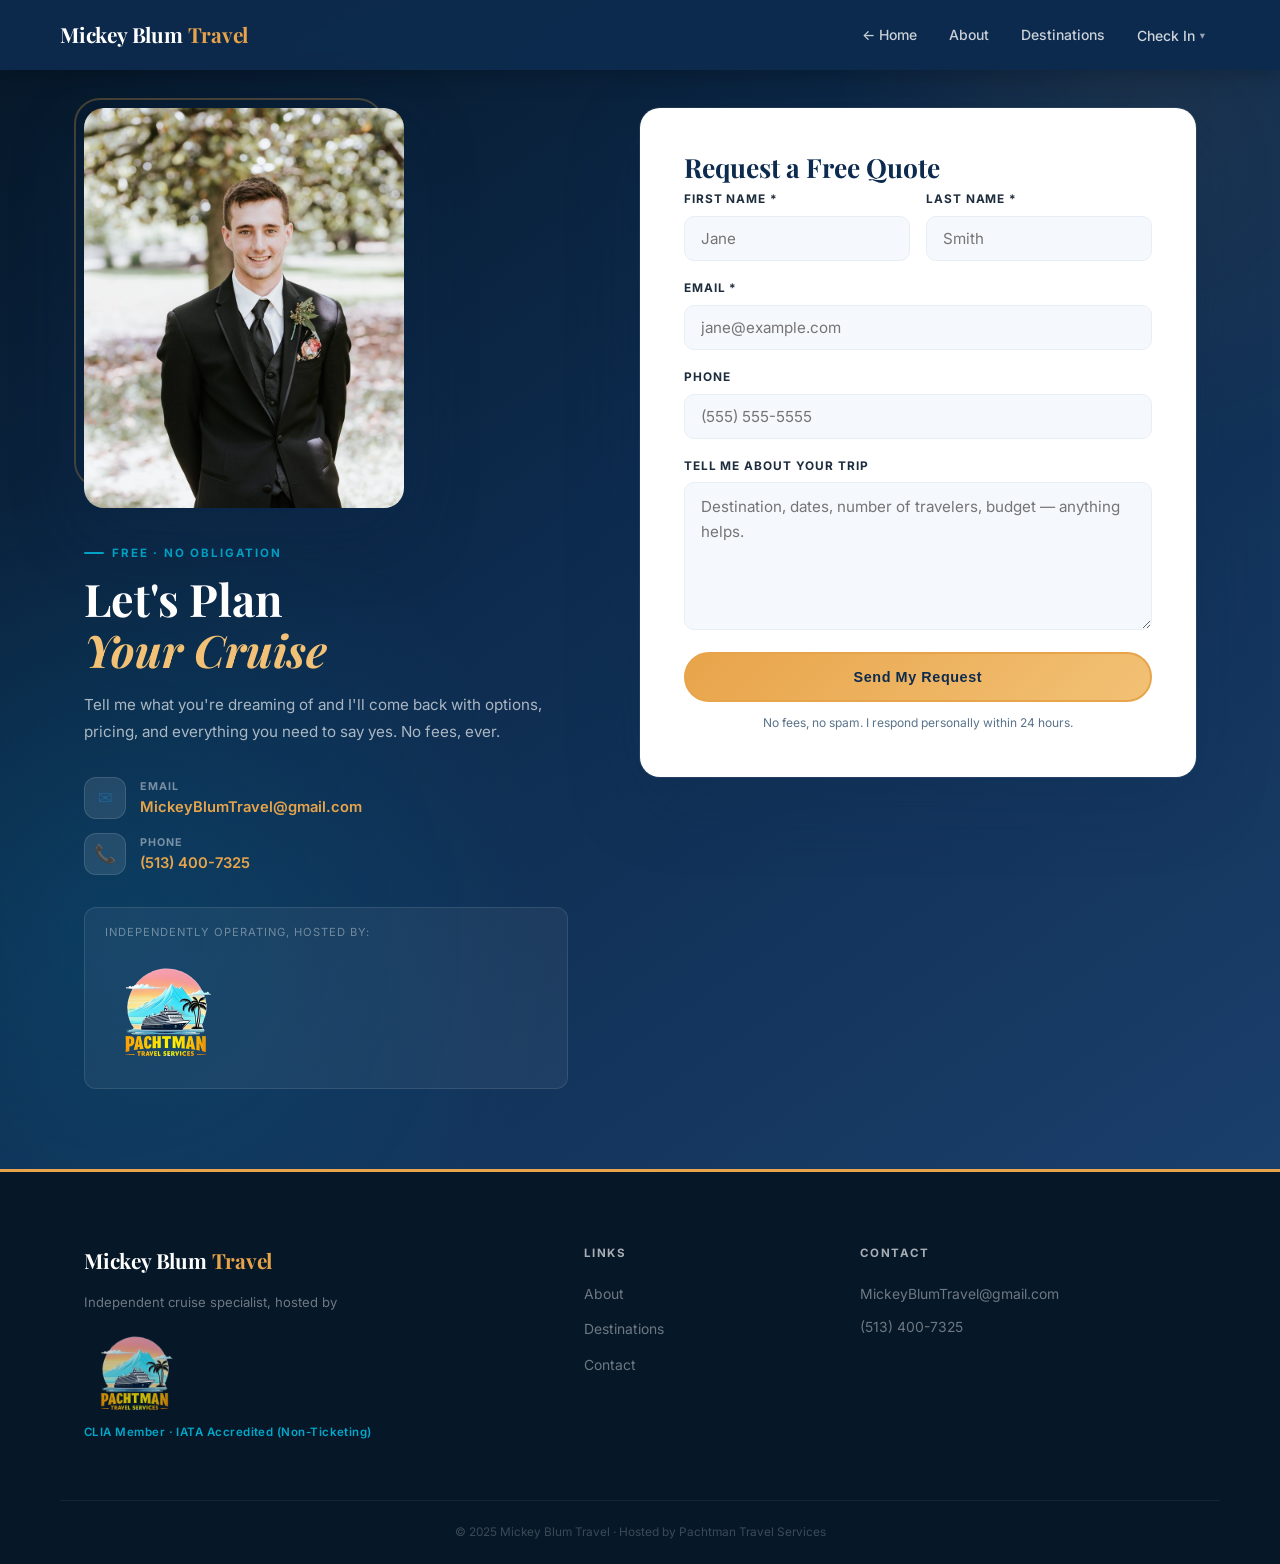
<file: contact.html>
<!DOCTYPE html>
<html lang="en">
<head>
  <meta charset="UTF-8" />
  <meta name="viewport" content="width=device-width, initial-scale=1.0" />
  <meta name="description" content="Get a free cruise quote from Mickey Blum — independent cruise specialist. No booking fees, personal service, response within 24 hours." />
  <link rel="canonical" href="https://mickeyblumtravel.com/contact.html" />
  <title>Get a Free Quote | Mickey Blum Travel</title>
  <link rel="preconnect" href="https://fonts.googleapis.com" />
  <link rel="preconnect" href="https://fonts.gstatic.com" crossorigin />
  <link href="https://fonts.googleapis.com/css2?family=Playfair+Display:ital,wght@0,400;0,700;1,400&family=Inter:wght@400;500;600&display=swap" rel="stylesheet" />
  <link rel="stylesheet" href="css/style.css" />
  <link rel="stylesheet" href="css/contact.css" />
</head>
<body>

  <!-- NAV -->
  <header class="site-header scrolled" id="site-header">
    <nav class="nav-container">
      <a href="index.html" class="nav-brand">
        <span class="brand-name">Mickey Blum <span class="brand-sub">Travel</span></span>
      </a>
      <button class="nav-toggle" id="navToggle" aria-label="Toggle menu">
        <span></span><span></span><span></span>
      </button>
      <ul class="nav-links" id="navLinks">
        <li><a href="index.html">← Home</a></li>
        <li><a href="index.html#about">About</a></li>
        <li><a href="destinations.html">Destinations</a></li>
        <li class="nav-dropdown">
          <button class="nav-dropdown-btn" type="button" aria-expanded="false" aria-haspopup="true" id="checkinBtn">
            Check In <span class="nav-dropdown-caret">▾</span>
          </button>
          <ul class="nav-dropdown-panel" id="checkinPanel" role="menu">
            <li class="nav-dropdown-panel-header">Online Check-In by Cruise Line</li>
            <li><a href="https://www.royalcaribbean.com/reservation/lookup" target="_blank" rel="noopener noreferrer">Royal Caribbean</a></li>
            <li><a href="https://www.carnival.com/booked/home" target="_blank" rel="noopener noreferrer">Carnival</a></li>
            <li><a href="https://www.ncl.com/account-access/login" target="_blank" rel="noopener noreferrer">Norwegian</a></li>
            <li><a href="https://www.msccruisesusa.com/manage-booking/web-check-in" target="_blank" rel="noopener noreferrer">MSC Cruises</a></li>
            <li><a href="https://disneycruise.disney.go.com/guest-services/online-check-in/" target="_blank" rel="noopener noreferrer">Disney Cruise Line</a></li>
            <li><a href="https://www.celebritycruises.com/onlinecheckin" target="_blank" rel="noopener noreferrer">Celebrity Cruises</a></li>
            <li><a href="https://book.princess.com/manage-booking/index.page?cpfy=checkin" target="_blank" rel="noopener noreferrer">Princess Cruises</a></li>
            <li><a href="https://www.hollandamerica.com/checkin" target="_blank" rel="noopener noreferrer">Holland America</a></li>
            <li><a href="https://www.virginvoyages.com/app" target="_blank" rel="noopener noreferrer">Virgin Voyages</a></li>
            <li><a href="https://www.cunard.com/en-us/login/manage-booking" target="_blank" rel="noopener noreferrer">Cunard</a></li>
            <li><a href="https://www.costacruises.com/mycosta.html" target="_blank" rel="noopener noreferrer">Costa Cruises</a></li>
            <li><a href="https://www.pocruises.com/login" target="_blank" rel="noopener noreferrer">P&amp;O Cruises</a></li>
            <li><a href="https://www.aida.de/myaida" target="_blank" rel="noopener noreferrer">AIDA Cruises</a></li>
            <li><a href="https://www.azamara.com/booked-guests/before-you-board/easy-checkin" target="_blank" rel="noopener noreferrer">Azamara</a></li>
            <li><a href="https://www.oceaniacruises.com/myaccount/overview/" target="_blank" rel="noopener noreferrer">Oceania Cruises</a></li>
            <li><a href="https://www.rssc.com/myaccount" target="_blank" rel="noopener noreferrer">Regent Seven Seas</a></li>
            <li><a href="https://www.seabourn.com/checkin" target="_blank" rel="noopener noreferrer">Seabourn</a></li>
            <li><a href="https://my.silversea.com/" target="_blank" rel="noopener noreferrer">Silversea</a></li>
            <li><a href="https://www.viking.com/myjourney" target="_blank" rel="noopener noreferrer">Viking Ocean</a></li>
            <li><a href="https://us.ponant.com/my-account" target="_blank" rel="noopener noreferrer">Ponant</a></li>
            <li><a href="https://www.expeditions.com/login/" target="_blank" rel="noopener noreferrer">Lindblad Expeditions</a></li>
          </ul>
        </li>
      </ul>
    </nav>
  </header>

  <!-- MAIN -->
  <main class="contact-page">
    <div class="contact-page-grid container">

      <!-- LEFT: info -->
      <div class="cp-info">
        <div class="cp-photo-wrap">
          <img src="images/mickey-portrait.jpg" alt="Mickey Blum" class="cp-photo" />
        </div>
        <div class="cp-text">
          <p class="section-eyebrow">Free · No Obligation</p>
          <h1 class="cp-heading">Let's Plan<br /><em>Your Cruise</em></h1>
          <p class="cp-sub">Tell me what you're dreaming of and I'll come back with options, pricing, and everything you need to say yes. No fees, ever.</p>
          <div class="cp-methods">
            <a href="mailto:MickeyBlumTravel@gmail.com" class="cp-method">
              <span class="cp-method-icon">&#9993;</span>
              <span class="cp-method-text">
                <span class="cp-method-label">Email</span>
                <span class="cp-method-value">MickeyBlumTravel@gmail.com</span>
              </span>
            </a>
            <a href="tel:+15134007325" class="cp-method">
              <span class="cp-method-icon">&#128222;</span>
              <span class="cp-method-text">
                <span class="cp-method-label">Phone</span>
                <span class="cp-method-value">(513) 400-7325</span>
              </span>
            </a>
          </div>
          <div class="cp-hosted">
            <p>Independently operating, hosted by:</p>
            <img src="images/pachtman-logo.png" alt="Pachtman Travel Services" class="pachtman-logo" loading="lazy" decoding="async" />
          </div>
        </div>
      </div>

      <!-- RIGHT: form -->
      <div class="cp-form-wrap">
        <form class="contact-form" id="contactForm" action="https://formspree.io/f/mykbjvgl" method="POST" novalidate>
          <h2 class="cp-form-heading">Request a Free Quote</h2>
          <p class="cp-port-context" id="portContext"></p>
          <div class="form-row">
            <div class="form-group">
              <label for="firstName">First Name *</label>
              <input type="text" id="firstName" name="firstName" required placeholder="Jane" />
            </div>
            <div class="form-group">
              <label for="lastName">Last Name *</label>
              <input type="text" id="lastName" name="lastName" required placeholder="Smith" />
            </div>
          </div>
          <div class="form-group">
            <label for="email">Email *</label>
            <input type="email" id="email" name="email" required placeholder="jane@example.com" />
          </div>
          <div class="form-group">
            <label for="phone">Phone</label>
            <input type="tel" id="phone" name="phone" placeholder="(555) 555-5555" />
          </div>
          <div class="form-group">
            <label for="message">Tell me about your trip</label>
            <textarea id="message" name="message" rows="5" placeholder="Destination, dates, number of travelers, budget — anything helps."></textarea>
          </div>
          <button type="submit" class="btn btn-primary btn-full">Send My Request</button>
          <p class="form-disclaimer">No fees, no spam. I respond personally within 24 hours.</p>
          <div class="form-success" id="formSuccess">
            <div class="success-icon">&#10003;</div>
            <h4>Message Sent!</h4>
            <p>I'll be in touch within 24 hours to start planning your cruise.</p>
          </div>
        </form>
      </div>

    </div>
  </main>

  <!-- FOOTER -->
  <footer class="site-footer">
    <div class="container footer-grid">
      <div class="footer-brand">
        <span class="brand-name">Mickey Blum <span class="brand-sub">Travel</span></span>
        <p>Independent cruise specialist, hosted by</p>
        <img src="images/pachtman-logo.png" alt="Pachtman Travel Services" class="pachtman-logo pachtman-logo--footer" loading="lazy" decoding="async" />
        <p class="footer-creds">CLIA Member · IATA Accredited (Non-Ticketing)</p>
      </div>
      <div class="footer-links">
        <h4>Links</h4>
        <ul>
          <li><a href="index.html#about">About</a></li>
          <li><a href="destinations.html">Destinations</a></li>
          <li><a href="contact.html">Contact</a></li>
        </ul>
      </div>
      <div class="footer-contact">
        <h4>Contact</h4>
        <p><a href="mailto:MickeyBlumTravel@gmail.com">MickeyBlumTravel@gmail.com</a></p>
        <p><a href="tel:+15134007325">(513) 400-7325</a></p>
      </div>
    </div>
    <div class="footer-bottom">
      <div class="container">
        <p>&copy; 2025 Mickey Blum Travel · Hosted by Pachtman Travel Services</p>
      </div>
    </div>
  </footer>

  <script>
    // Check-in dropdown
    const checkinBtn   = document.getElementById('checkinBtn');
    const checkinPanel = document.getElementById('checkinPanel');
    if (checkinBtn && checkinPanel) {
      checkinBtn.addEventListener('click', (e) => {
        e.stopPropagation();
        const open = checkinBtn.getAttribute('aria-expanded') === 'true';
        checkinBtn.setAttribute('aria-expanded', String(!open));
        checkinPanel.classList.toggle('open', !open);
      });
      document.addEventListener('click', () => {
        checkinBtn.setAttribute('aria-expanded', 'false');
        checkinPanel.classList.remove('open');
      });
      checkinPanel.addEventListener('click', (e) => e.stopPropagation());
    }

    // Nav toggle
    const navToggle = document.getElementById('navToggle');
    const navLinks  = document.getElementById('navLinks');
    navToggle?.addEventListener('click', () => {
      navLinks.classList.toggle('open');
      navToggle.classList.toggle('open');
    });

    // Read ?port= query param and pre-fill
    (function () {
      const params  = new URLSearchParams(window.location.search);
      const port    = params.get('port');
      const context = document.getElementById('portContext');
      const message = document.getElementById('message');
      if (!port) return;
      context.textContent = `Inquiring about: ${port}`;
      context.style.display = 'block';
      message.value = `I'm interested in booking a cruise to ${port}. Please reach out with options and pricing.`;
    })();

    // Form submission
    const form        = document.getElementById('contactForm');
    const formSuccess = document.getElementById('formSuccess');

    form?.addEventListener('submit', async function (e) {
      e.preventDefault();
      let valid = true;
      form.querySelectorAll('[required]').forEach(field => {
        field.classList.remove('error');
        if (!field.value.trim()) { field.classList.add('error'); valid = false; }
      });
      const emailField = form.querySelector('#email');
      if (emailField?.value && !/^[^\s@]+@[^\s@]+\.[^\s@]+$/.test(emailField.value)) {
        emailField.classList.add('error'); valid = false;
      }
      if (!valid) {
        form.querySelector('.error')?.focus();
        return;
      }
      const submitBtn = form.querySelector('button[type="submit"]');
      submitBtn.disabled = true;
      submitBtn.textContent = 'Sending…';
      try {
        const res = await fetch(form.action, {
          method: 'POST',
          body: new FormData(form),
          headers: { 'Accept': 'application/json' },
        });
        if (res.ok) {
          formSuccess.classList.add('visible');
        } else {
          throw new Error();
        }
      } catch {
        submitBtn.disabled = false;
        submitBtn.textContent = 'Send My Request';
        alert('Something went wrong. Please email MickeyBlumTravel@gmail.com or call (513) 400-7325.');
      }
    });

    // Hamburger animation
    const style = document.createElement('style');
    style.textContent = `
      .nav-toggle.open span:nth-child(1) { transform: translateY(7px) rotate(45deg); }
      .nav-toggle.open span:nth-child(2) { opacity: 0; transform: scaleX(0); }
      .nav-toggle.open span:nth-child(3) { transform: translateY(-7px) rotate(-45deg); }
      .nav-toggle span { transition: all 0.25s ease; transform-origin: center; }
    `;
    document.head.appendChild(style);
  </script>
</body>
</html>
</file>
<file: css/style.css>
/* ========================================
   MICKEY BLUM TRAVEL
   ======================================== */

*, *::before, *::after { box-sizing: border-box; margin: 0; padding: 0; }

:root {
  --navy:       #0d2b4e;
  --navy-mid:   #1a3f6b;
  --blue:       #1e6091;
  --blue-light: #2d82b5;
  --teal:       #00a8cc;
  --gold:       #e8a44a;
  --gold-light: #f2c175;
  --white:      #ffffff;
  --off-white:  #f5f8fc;
  --gray-light: #e8eef5;
  --gray:       #8ba0b4;
  --text:       #1e2d3d;
  --text-light: #5a738a;

  --font-serif: 'Playfair Display', Georgia, serif;
  --font-sans:  'Inter', system-ui, sans-serif;

  --radius:    12px;
  --radius-lg: 20px;

  --shadow-xs: 0 1px 4px  rgba(13,43,78,.06);
  --shadow-sm: 0 2px 10px rgba(13,43,78,.08);
  --shadow:    0 6px 24px rgba(13,43,78,.13);
  --shadow-lg: 0 12px 48px rgba(13,43,78,.20);
  --shadow-xl: 0 24px 72px rgba(13,43,78,.28);

  --ease-out:   cubic-bezier(0.0, 0.0, 0.2, 1);
  --ease-in:    cubic-bezier(0.4, 0.0, 1.0, 1);
  --ease:       cubic-bezier(0.4, 0.0, 0.2, 1);
  --ease-spring: cubic-bezier(0.34, 1.56, 0.64, 1);

  --transition:      0.25s var(--ease);
  --transition-slow: 0.45s var(--ease);
  --max-width: 1160px;
}

html { scroll-behavior: smooth; }

body {
  font-family: var(--font-sans);
  color: var(--text);
  background: var(--white);
  line-height: 1.6;
  -webkit-font-smoothing: antialiased;
  -moz-osx-font-smoothing: grayscale;
}

a { color: var(--blue); text-decoration: none; transition: color var(--transition); }
a:hover { color: var(--teal); }
ul { list-style: none; }
img { max-width: 100%; display: block; }

.container {
  width: 100%;
  max-width: var(--max-width);
  margin: 0 auto;
  padding: 0 24px;
}

.section { padding: 104px 0; }
.section-alt { background: var(--off-white); }

.section-eyebrow {
  display: inline-flex;
  align-items: center;
  gap: 8px;
  font-size: 0.72rem;
  font-weight: 700;
  letter-spacing: 0.16em;
  text-transform: uppercase;
  color: var(--teal);
  margin-bottom: 12px;
}
.section-eyebrow::before {
  content: '';
  display: inline-block;
  width: 20px;
  height: 2px;
  background: var(--teal);
  border-radius: 1px;
  flex-shrink: 0;
}

.section-heading {
  font-family: var(--font-serif);
  font-size: clamp(1.9rem, 3vw, 2.6rem);
  font-weight: 700;
  color: var(--navy);
  line-height: 1.18;
  margin-bottom: 16px;
}

.section-header {
  text-align: center;
  margin-bottom: 56px;
}
.section-header .section-eyebrow { justify-content: center; }
.section-header .section-eyebrow::before { display: none; }
.section-header .section-heading::after {
  content: '';
  display: block;
  width: 44px;
  height: 3px;
  background: linear-gradient(90deg, var(--gold), var(--gold-light));
  border-radius: 2px;
  margin: 14px auto 0;
}


/* ========================================
   BUTTONS
   ======================================== */
.btn {
  display: inline-block;
  padding: 15px 34px;
  border-radius: 50px;
  font-size: 0.9rem;
  font-weight: 600;
  letter-spacing: 0.04em;
  cursor: pointer;
  border: 2px solid transparent;
  transition: all var(--transition);
  text-align: center;
  position: relative;
  overflow: hidden;
}

.btn-primary {
  background: linear-gradient(135deg, var(--gold) 0%, var(--gold-light) 100%);
  color: var(--navy);
  border-color: var(--gold);
}
.btn-primary::after {
  content: '';
  position: absolute;
  inset: 0;
  background: rgba(255,255,255,0);
  transition: background 0.2s;
}
.btn-primary:hover {
  color: var(--navy);
  transform: translateY(-3px);
  box-shadow: 0 10px 32px rgba(232,164,74,.45);
  border-color: var(--gold-light);
}
.btn-primary:hover::after { background: rgba(255,255,255,0.12); }

.btn-full { width: 100%; }


/* ========================================
   NAV
   ======================================== */
.site-header {
  position: fixed;
  top: 0; left: 0; right: 0;
  z-index: 100;
  transition: background 0.35s var(--ease), box-shadow 0.35s var(--ease);
  padding: 0 24px;
}
.site-header.scrolled {
  background: rgba(13,43,78,0.97);
  box-shadow: 0 2px 24px rgba(0,0,0,0.25);
  backdrop-filter: blur(8px);
}

.nav-container {
  max-width: var(--max-width);
  margin: 0 auto;
  display: flex;
  align-items: center;
  justify-content: space-between;
  height: 70px;
}

.brand-name {
  font-family: var(--font-serif);
  font-size: 1.3rem;
  font-weight: 700;
  color: var(--white);
  letter-spacing: -0.01em;
}
.brand-sub { color: var(--gold); }

.nav-links {
  display: flex;
  align-items: center;
  gap: 2px;
}

.nav-links li a {
  color: rgba(255,255,255,0.78);
  font-size: 0.875rem;
  font-weight: 500;
  padding: 8px 15px;
  border-radius: 8px;
  transition: all var(--transition);
}
.nav-links li a:hover { color: var(--white); background: rgba(255,255,255,0.1); }

.nav-links li a.nav-cta {
  background: var(--gold);
  color: var(--navy);
  padding: 10px 22px;
  border-radius: 50px;
  font-weight: 700;
  font-size: 0.85rem;
  letter-spacing: 0.02em;
  margin-left: 6px;
}
.nav-links li a.nav-cta:hover {
  background: var(--gold-light);
  color: var(--navy);
  transform: translateY(-1px);
  box-shadow: 0 4px 18px rgba(232,164,74,.4);
}

.nav-toggle {
  display: none;
  flex-direction: column;
  gap: 5px;
  background: none;
  border: none;
  cursor: pointer;
  padding: 6px;
}
.nav-toggle span {
  display: block;
  width: 22px;
  height: 2px;
  background: var(--white);
  border-radius: 2px;
  transition: all var(--transition);
  transform-origin: center;
}
.nav-toggle.open span:nth-child(1) { transform: translateY(7px) rotate(45deg); }
.nav-toggle.open span:nth-child(2) { opacity: 0; transform: scaleX(0); }
.nav-toggle.open span:nth-child(3) { transform: translateY(-7px) rotate(-45deg); }

/* ---- Check-In Dropdown ---- */
.nav-dropdown { position: relative; }

.nav-dropdown-btn {
  background: none;
  border: none;
  color: rgba(255,255,255,0.8);
  font-size: 0.875rem;
  font-weight: 500;
  font-family: var(--font-sans);
  padding: 8px 15px;
  border-radius: 8px;
  cursor: pointer;
  display: flex;
  align-items: center;
  gap: 5px;
  transition: all var(--transition);
  white-space: nowrap;
}
.nav-dropdown-btn:hover,
.nav-dropdown-btn[aria-expanded="true"] {
  color: var(--white);
  background: rgba(255,255,255,0.1);
}

.nav-dropdown-caret {
  font-size: 0.65rem;
  transition: transform 0.2s var(--ease);
  opacity: 0.7;
}
.nav-dropdown-btn[aria-expanded="true"] .nav-dropdown-caret {
  transform: rotate(180deg);
}

.nav-dropdown-panel {
  position: absolute;
  top: calc(100% + 10px);
  right: 0;
  width: 380px;
  background: var(--white);
  border-radius: var(--radius-lg);
  box-shadow: var(--shadow-xl);
  border: 1px solid var(--gray-light);
  padding: 10px;
  display: grid;
  grid-template-columns: 1fr 1fr;
  gap: 2px;
  opacity: 0;
  visibility: hidden;
  transform: translateY(-6px);
  transition: opacity 0.2s var(--ease), transform 0.2s var(--ease), visibility 0s linear 0.2s;
  z-index: 300;
  pointer-events: none;
}
.nav-dropdown-panel::before {
  content: '';
  position: absolute;
  top: -6px;
  right: 28px;
  width: 12px;
  height: 12px;
  background: var(--white);
  border-left: 1px solid var(--gray-light);
  border-top: 1px solid var(--gray-light);
  transform: rotate(45deg);
}

.nav-dropdown-panel-header {
  grid-column: span 2;
  font-size: 0.67rem;
  font-weight: 700;
  text-transform: uppercase;
  letter-spacing: 0.12em;
  color: var(--gray);
  padding: 4px 10px 8px;
  border-bottom: 1px solid var(--gray-light);
  margin-bottom: 4px;
}

.nav-dropdown:hover .nav-dropdown-panel,
.nav-dropdown-panel.open {
  opacity: 1;
  visibility: visible;
  transform: translateY(0);
  pointer-events: auto;
  transition: opacity 0.2s var(--ease), transform 0.2s var(--ease), visibility 0s linear 0s;
}

.nav-links .nav-dropdown-panel a {
  display: block;
  padding: 8px 12px;
  border-radius: 8px;
  font-size: 0.82rem;
  font-weight: 500;
  color: var(--text) !important;
  background: transparent;
  transition: background var(--transition), color var(--transition);
  white-space: nowrap;
  overflow: hidden;
  text-overflow: ellipsis;
}
.nav-links .nav-dropdown-panel a:hover {
  background: var(--off-white) !important;
  color: var(--navy) !important;
}

/* Mobile: show dropdown inline as plain list */
@media (max-width: 768px) {
  .nav-dropdown-panel {
    position: static;
    display: none;
    width: 100%;
    box-shadow: none;
    border: none;
    border-radius: 0;
    padding: 0 0 4px 16px;
    grid-template-columns: 1fr;
    opacity: 1;
    visibility: visible;
    transform: none;
    transition: none;
    pointer-events: auto;
    background: transparent;
  }
  .nav-dropdown-panel::before { display: none; }
  .nav-dropdown-panel.open { display: grid; }
  .nav-dropdown-panel-header { display: none; }
  .nav-links .nav-dropdown-panel a {
    color: rgba(255,255,255,0.7) !important;
    font-size: 0.85rem;
    padding: 8px 12px;
  }
  .nav-links .nav-dropdown-panel a:hover {
    background: rgba(255,255,255,0.08) !important;
    color: var(--white) !important;
  }
  .nav-dropdown-btn {
    width: 100%;
    justify-content: space-between;
    padding: 12px 16px;
    border-radius: 8px;
    font-size: 0.9rem;
  }
}


/* ========================================
   FOOTER
   ======================================== */
.site-footer {
  background: #061727;
  padding: 72px 24px 0;
  border-top: 3px solid var(--gold);
}

.footer-grid {
  display: grid;
  grid-template-columns: 2fr 1fr 1.5fr;
  gap: 52px;
  padding-bottom: 52px;
  border-bottom: 1px solid rgba(255,255,255,0.06);
}

.footer-brand .brand-name {
  display: block;
  font-size: 1.3rem;
  margin-bottom: 14px;
}
.footer-brand > p {
  color: rgba(255,255,255,0.42);
  font-size: 0.82rem;
  line-height: 1.65;
  margin-bottom: 6px;
}
.footer-creds {
  color: var(--teal) !important;
  font-size: 0.72rem !important;
  font-weight: 600 !important;
  letter-spacing: 0.04em;
}

.footer-links h4,
.footer-contact h4 {
  color: rgba(255,255,255,0.65);
  font-size: 0.72rem;
  font-weight: 700;
  text-transform: uppercase;
  letter-spacing: 0.12em;
  margin-bottom: 18px;
}

.footer-links ul { display: flex; flex-direction: column; gap: 10px; }
.footer-links a {
  color: rgba(255,255,255,0.42);
  font-size: 0.87rem;
  transition: color var(--transition);
}
.footer-links a:hover { color: var(--white); }

.footer-contact p { margin-bottom: 8px; }
.footer-contact a {
  color: rgba(255,255,255,0.42);
  font-size: 0.87rem;
  transition: color var(--transition);
}
.footer-contact a:hover { color: var(--gold-light); }

/* Pachtman logo */
.pachtman-logo {
  max-width: 120px;
  height: auto;
  display: block;
  margin-top: 10px;
  border-radius: 8px;
}
.pachtman-logo--light { max-width: 130px; }
.pachtman-logo--footer { max-width: 100px; opacity: 0.8; }

.footer-bottom {
  padding: 22px 0;
  text-align: center;
}
.footer-bottom p {
  color: rgba(255,255,255,0.22);
  font-size: 0.74rem;
}


/* ========================================
   RESPONSIVE
   ======================================== */
@media (max-width: 1024px) {
  .footer-grid { grid-template-columns: 1fr 1fr; }
}

@media (max-width: 768px) {
  .section { padding: 72px 0; }

  .nav-toggle { display: flex; }
  .nav-links {
    display: none;
    position: absolute;
    top: 70px; left: 0; right: 0;
    background: rgba(13,43,78,0.98);
    backdrop-filter: blur(8px);
    flex-direction: column;
    padding: 16px 24px 24px;
    gap: 4px;
    box-shadow: 0 12px 32px rgba(0,0,0,0.25);
  }
  .nav-links.open { display: flex; }
  .nav-links li { width: 100%; }
  .nav-links li a { display: block; padding: 12px 16px; border-radius: 8px; }
  .nav-links li a.nav-cta { text-align: center; margin-top: 8px; margin-left: 0; }

  .footer-grid { grid-template-columns: 1fr; gap: 32px; }
}
</file>
<file: css/home.css>
/* ========================================
   HOMEPAGE
   ======================================== */

:root {
  --sand:       #fbf6ee;
  --sand-deep:  #f3e9da;
  --coral:      #ff7a59;
  --coral-ink:  #c2451f;   /* coral that passes contrast on light backgrounds */
  --amber:      #ffb347;
  --sun:        #ffd27a;
  --teal-ink:   #00718b;   /* teal that passes contrast on light backgrounds */
  --ocean-1:    #061a33;
  --ocean-2:    #0b2f57;
  --ocean-3:    #0e4a6f;
  --sunset:     linear-gradient(100deg, var(--coral) 0%, var(--amber) 55%, var(--sun) 100%);
  --font-hand:  'Caveat', 'Segoe Print', cursive;
}

html { background: #061727; } /* overscroll past the dark hero / footer stays dark */
.home { background: var(--sand); }
.home main { overflow-x: hidden; overflow-x: clip; }

.home .section-eyebrow { color: var(--teal-ink); }
.home .section-eyebrow::before { background: var(--coral); }
.home .section-header .section-heading::after { background: var(--sunset); }

.section-sub {
  max-width: 36em;
  margin: 0 auto;
  color: var(--text-light);
  font-size: 1.02rem;
  line-height: 1.7;
}

.on-dark .section-eyebrow { color: var(--sun); }
.on-dark .section-heading { color: var(--white); }
.on-dark .section-sub { color: rgba(255,255,255,0.72); }

.visually-hidden {
  position: absolute !important;
  width: 1px; height: 1px;
  margin: -1px; padding: 0;
  overflow: hidden;
  clip: rect(0 0 0 0);
  white-space: nowrap;
  border: 0;
}

.sprite { position: absolute; width: 0; height: 0; overflow: hidden; }

.home a:focus-visible,
.home button:focus-visible {
  outline: 3px solid var(--coral);
  outline-offset: 3px;
}

/* Scroll reveal (main.js adds .js, then .is-visible as things scroll in) */
.js [data-reveal] {
  opacity: 0;
  translate: 0 26px;
  transition: opacity 0.7s var(--ease), translate 0.7s var(--ease);
}
.js [data-reveal].is-visible { opacity: 1; translate: 0 0; }


/* ========================================
   BUTTONS
   ======================================== */
.btn-sunset {
  background: var(--sunset);
  color: var(--navy);
  box-shadow: 0 12px 30px -12px rgba(255,122,89,0.75);
}
.btn-sunset:hover {
  color: var(--navy);
  transform: translateY(-3px);
  box-shadow: 0 18px 36px -12px rgba(255,122,89,0.9);
}

.btn-ghost {
  background: rgba(255,255,255,0.06);
  color: var(--white);
  border-color: rgba(255,255,255,0.38);
}
.btn-ghost:hover {
  color: var(--white);
  background: rgba(255,255,255,0.14);
  border-color: rgba(255,255,255,0.7);
  transform: translateY(-3px);
}

.btn .arrow {
  display: inline-block;
  margin-left: 4px;
  transition: transform var(--transition);
}
.btn:hover .arrow { transform: translateX(4px); }


/* ========================================
   HERO
   ======================================== */
.hero {
  position: relative;
  isolation: isolate;
  overflow: hidden;
  color: var(--white);
  padding: 150px 0 190px;
  background:
    radial-gradient(70% 60% at 80% 32%, rgba(255,140,90,0.2) 0%, transparent 62%),
    linear-gradient(180deg, var(--ocean-1) 0%, var(--ocean-2) 55%, var(--ocean-3) 100%);
}

/* faint nautical-chart grid */
.hero::before {
  content: '';
  position: absolute;
  inset: 0;
  z-index: -1;
  background-image:
    linear-gradient(rgba(255,255,255,0.05) 1px, transparent 1px),
    linear-gradient(90deg, rgba(255,255,255,0.05) 1px, transparent 1px);
  background-size: 56px 56px;
  -webkit-mask-image: radial-gradient(ellipse 75% 65% at 50% 40%, #000 25%, transparent 75%);
          mask-image: radial-gradient(ellipse 75% 65% at 50% 40%, #000 25%, transparent 75%);
  pointer-events: none;
}

.hero-sun {
  position: absolute;
  z-index: -1;
  top: 96px;
  right: 7%;
  width: 500px;
  height: 500px;
  border-radius: 50%;
  background: radial-gradient(circle, rgba(255,214,140,0.9) 0%, rgba(255,160,100,0.6) 36%, rgba(255,122,89,0.18) 60%, transparent 70%);
  opacity: 0.5;
  animation: sun-breathe 9s ease-in-out infinite;
  pointer-events: none;
}
@keyframes sun-breathe {
  50% { scale: 1.06; opacity: 0.62; }
}

.hero-grid {
  display: grid;
  grid-template-columns: minmax(0, 1.05fr) minmax(0, 0.95fr);
  gap: 56px;
  align-items: center;
}

.hero-kicker {
  display: inline-flex;
  align-items: center;
  gap: 10px;
  padding: 7px 15px 7px 11px;
  margin-bottom: 26px;
  border-radius: 50px;
  background: rgba(255,255,255,0.08);
  border: 1px solid rgba(255,255,255,0.16);
  font-size: 0.78rem;
  font-weight: 600;
  letter-spacing: 0.06em;
  color: rgba(255,255,255,0.9);
}
.hero-kicker-dot {
  width: 8px;
  height: 8px;
  border-radius: 50%;
  background: var(--sun);
  box-shadow: 0 0 0 4px rgba(255,210,122,0.22);
}

.hero-title {
  font-family: var(--font-serif);
  font-size: clamp(2.9rem, 6.2vw, 5.3rem);
  font-weight: 700;
  line-height: 1.03;
  letter-spacing: -0.015em;
  margin-bottom: 22px;
  text-shadow: 0 2px 24px rgba(0,0,0,0.25);
}
.hero-title em {
  font-style: italic;
  background: var(--sunset);
  -webkit-background-clip: text;
          background-clip: text;
  color: transparent;
  text-shadow: none;
  padding-right: 0.08em; /* keep the italic overhang inside the gradient */
}

.hero-sub {
  font-size: clamp(1.02rem, 1.6vw, 1.2rem);
  color: rgba(255,255,255,0.82);
  max-width: 30em;
  margin-bottom: 34px;
}

.hero-actions {
  display: flex;
  flex-wrap: wrap;
  gap: 14px;
  margin-bottom: 34px;
}

.hero-trust {
  display: flex;
  flex-wrap: wrap;
  gap: 10px 22px;
  font-size: 0.82rem;
  font-weight: 500;
  color: rgba(255,255,255,0.78);
}
.hero-trust li {
  display: inline-flex;
  align-items: center;
  gap: 8px;
}
.hero-trust li::before {
  content: '';
  width: 18px;
  height: 18px;
  border-radius: 50%;
  background: rgba(255,210,122,0.16) url("data:image/svg+xml,%3Csvg xmlns='http://www.w3.org/2000/svg' viewBox='0 0 12 12'%3E%3Cpath d='M2.6 6.3l2.2 2.2 4.6-4.9' fill='none' stroke='%23ffd27a' stroke-width='1.8' stroke-linecap='round' stroke-linejoin='round'/%3E%3C/svg%3E") center / 11px no-repeat;
}

/* ---- Collage ---- */
.hero-collage {
  position: relative;
  height: 540px;
}

.photo-card {
  position: absolute;
  margin: 0;
  border-radius: 26px;
  overflow: hidden;
  box-shadow: 0 32px 60px -22px rgba(0,0,0,0.6), 0 0 0 1px rgba(255,255,255,0.14);
}
.photo-card img { width: 100%; height: 100%; object-fit: cover; }
.photo-card--ship {
  top: 0;
  right: 2%;
  width: 60%;
  aspect-ratio: 3 / 4;
  rotate: 4deg;
}

.polaroid {
  position: relative;
  margin: 0;
  padding: 10px 10px 0;
  background: #fffdf8;
  border-radius: 4px;
  box-shadow: 0 18px 40px -16px rgba(6,23,43,0.5), 0 2px 6px rgba(6,23,43,0.08);
}
.polaroid img {
  width: 100%;
  height: auto; /* the width/height attributes would otherwise pin the height */
  aspect-ratio: 4 / 5;
  object-fit: cover;
  border-radius: 2px;
}
.polaroid-cap {
  display: block;
  padding: 8px 4px 12px;
  font-family: var(--font-hand);
  font-weight: 500;
  font-size: 1.4rem;
  line-height: 1.1;
  text-align: center;
  color: #263445;
}
/* strip of tape */
.polaroid::before {
  content: '';
  position: absolute;
  z-index: 1;
  top: -11px;
  left: 50%;
  width: 86px;
  height: 24px;
  translate: -50% 0;
  rotate: -4deg;
  background: rgba(255,226,160,0.75);
  box-shadow: 0 1px 3px rgba(6,23,43,0.12);
}

.polaroid--hero {
  position: absolute;
  z-index: 2;
  top: 19%;
  left: 2%;
  width: 44%;
  rotate: -7deg;
}

.hand-note {
  position: absolute;
  z-index: 4;
  display: flex;
  align-items: flex-start;
  gap: 2px;
  font-family: var(--font-hand);
  font-weight: 700;
  font-size: 1.7rem;
  line-height: 1;
  color: var(--sun);
  rotate: -6deg;
  pointer-events: none;
}
.hand-note svg {
  width: 58px;
  height: 46px;
  margin-top: 12px;
  fill: none;
  stroke: currentColor;
  stroke-width: 2.2;
  stroke-linecap: round;
  stroke-linejoin: round;
}
.hand-note--hero { top: 3%; left: -4%; }

/* ---- Boarding pass ---- */
.pass-wrap {
  position: absolute;
  z-index: 3;
  right: 0;
  bottom: 6px;
  width: 78%;
  rotate: -3deg;
  filter: drop-shadow(0 22px 26px rgba(0,0,0,0.42));
}

.boarding-pass {
  --stub: 92px;
  display: grid;
  grid-template-columns: minmax(0, 1fr) var(--stub);
  background: #fffdf8;
  color: var(--navy);
  border-radius: 16px;
  -webkit-mask:
    radial-gradient(circle 10px at calc(100% - var(--stub)) 0, #0000 97%, #000) top / 100% 51% no-repeat,
    radial-gradient(circle 10px at calc(100% - var(--stub)) 100%, #0000 97%, #000) bottom / 100% 51% no-repeat;
          mask:
    radial-gradient(circle 10px at calc(100% - var(--stub)) 0, #0000 97%, #000) top / 100% 51% no-repeat,
    radial-gradient(circle 10px at calc(100% - var(--stub)) 100%, #0000 97%, #000) bottom / 100% 51% no-repeat;
}

.bp-main { padding: 15px 16px 16px 20px; min-width: 0; }

.bp-top {
  display: flex;
  justify-content: space-between;
  gap: 8px;
  margin-bottom: 10px;
  font-size: 0.6rem;
  font-weight: 700;
  letter-spacing: 0.16em;
  text-transform: uppercase;
  color: var(--teal-ink);
}
.bp-top span:last-child { color: var(--gray); }

.bp-route {
  display: flex;
  align-items: center;
  gap: 12px;
  margin-bottom: 12px;
}
.bp-to { text-align: right; }

.bp-k {
  display: block;
  font-size: 0.56rem;
  font-weight: 600;
  letter-spacing: 0.14em;
  text-transform: uppercase;
  color: #66788c;
}
.bp-v {
  display: block;
  font-family: var(--font-serif);
  font-size: 1.22rem;
  font-weight: 700;
  line-height: 1.15;
}
.bp-fee { color: var(--coral-ink); }

.bp-line {
  flex: 1;
  position: relative;
  height: 2px;
  background: repeating-linear-gradient(90deg, rgba(13,43,78,0.3) 0 5px, transparent 5px 10px);
}
.bp-line svg {
  position: absolute;
  top: 50%;
  left: 50%;
  width: 36px;
  height: 23px;
  translate: -50% -62%;
  background: #fffdf8;
  padding: 0 4px;
  box-sizing: content-box;
}

.bp-meta { display: flex; gap: 26px; }

.bp-stub {
  display: flex;
  flex-direction: column;
  align-items: center;
  justify-content: space-between;
  gap: 6px;
  padding: 15px 12px;
  border-left: 2px dashed rgba(13,43,78,0.18);
  text-align: center;
}

.barcode {
  display: block;
  width: 100%;
  height: 40px;
  color: var(--navy);
  background: repeating-linear-gradient(90deg,
    currentColor 0 2px, transparent 2px 4px,
    currentColor 4px 5px, transparent 5px 8px,
    currentColor 8px 11px, transparent 11px 12px,
    currentColor 12px 13px, transparent 13px 16px);
  opacity: 0.85;
}

/* gentle bobbing on the water */
.float { animation: float 7s ease-in-out infinite; }
.float--slow { animation-duration: 9s; animation-delay: -3s; }
.float--fast { animation-duration: 6s; animation-delay: -1.5s; }
@keyframes float {
  0%, 100% { translate: 0 0; }
  50%      { translate: 0 -10px; }
}

/* ---- Waves ---- */
.hero-waves {
  position: absolute;
  left: 0;
  right: 0;
  bottom: -1px;
  height: 120px;
  pointer-events: none;
}
.hero-waves svg { display: block; width: 100%; height: 100%; }
.wave-parallax > use { animation: wave-drift 20s cubic-bezier(0.55, 0.5, 0.45, 0.5) infinite; }
.wave-parallax > use:nth-child(1) { animation-delay: -2s; animation-duration: 9s; }
.wave-parallax > use:nth-child(2) { animation-delay: -3s; animation-duration: 12s; }
.wave-parallax > use:nth-child(3) { animation-delay: -4s; animation-duration: 15s; }
.wave-parallax > use:nth-child(4) { animation-delay: -5s; animation-duration: 22s; }
@keyframes wave-drift {
  0%   { transform: translate3d(-90px, 0, 0); }
  100% { transform: translate3d(85px, 0, 0); }
}


/* ========================================
   ABOUT
   ======================================== */
.about { padding: 96px 0 64px; }

.about-grid {
  display: grid;
  grid-template-columns: minmax(0, 0.9fr) minmax(0, 1.1fr);
  gap: 84px;
  align-items: center;
}

.about-visual {
  position: relative;
  width: 100%;
  max-width: 410px;
  margin: 0 auto;
}

.about-arch {
  position: relative;
  aspect-ratio: 4 / 5;
  overflow: hidden;
  border-radius: 50% 50% 24px 24px / 40% 40% 24px 24px;
  box-shadow: 0 32px 64px -30px rgba(13,43,78,0.6);
}
.about-arch img {
  width: 100%;
  height: 100%;
  object-fit: cover;
  object-position: center 18%;
}
.about-arch::after {
  content: '';
  position: absolute;
  inset: 10px;
  border-radius: inherit;
  border: 1.5px solid rgba(255,255,255,0.6);
  pointer-events: none;
}

.spin-badge {
  position: absolute;
  left: -36px;
  bottom: 70px;
  width: 128px;
  height: 128px;
  display: grid;
  place-items: center;
  border-radius: 50%;
  background: var(--navy);
  box-shadow: 0 18px 34px -14px rgba(13,43,78,0.7);
  --ship-hull: var(--sun);
  --ship-deck: var(--white);
  --ship-line: var(--navy);
}
.spin-badge .ring {
  position: absolute;
  inset: 0;
  width: 100%;
  height: 100%;
  animation: spin 24s linear infinite;
}
.spin-badge text {
  font-family: var(--font-sans);
  font-size: 10.5px;
  font-weight: 600;
  letter-spacing: 0.2em;
  fill: var(--sun);
}
.spin-badge .badge-ship { width: 50px; height: 32px; }
@keyframes spin { to { rotate: 360deg; } }

.about-host {
  position: absolute;
  right: -18px;
  bottom: -22px;
  display: flex;
  align-items: center;
  gap: 10px;
  padding: 10px 16px 10px 10px;
  background: var(--white);
  border-radius: 16px;
  box-shadow: 0 16px 32px -16px rgba(13,43,78,0.45);
}
.about-host img { width: 58px; height: 58px; }
.about-host span {
  font-size: 0.62rem;
  font-weight: 700;
  letter-spacing: 0.12em;
  line-height: 1.4;
  text-transform: uppercase;
  color: #66788c;
}
.about-host strong {
  display: block;
  font-size: 0.8rem;
  letter-spacing: 0.02em;
  text-transform: none;
  color: var(--navy);
}

.about-copy .lead {
  font-size: 1.05rem;
  line-height: 1.8;
  color: var(--text-light);
}

.perks {
  display: grid;
  gap: 12px;
  margin: 28px 0 26px;
}
.perk {
  display: flex;
  align-items: center;
  gap: 16px;
  padding: 14px 18px;
  background: var(--white);
  border: 1px solid rgba(13,43,78,0.07);
  border-radius: 16px;
  box-shadow: 0 10px 26px -20px rgba(13,43,78,0.55);
}
.perk-icon {
  flex: none;
  display: grid;
  place-items: center;
  width: 44px;
  height: 44px;
  border-radius: 12px;
  background: linear-gradient(135deg, rgba(255,122,89,0.16), rgba(255,210,122,0.32));
  color: var(--coral-ink);
}
.perk-icon svg {
  width: 22px;
  height: 22px;
  fill: none;
  stroke: currentColor;
  stroke-width: 1.8;
  stroke-linecap: round;
  stroke-linejoin: round;
}
.perk strong { display: block; color: var(--navy); font-size: 0.98rem; }
.perk span { font-size: 0.88rem; color: var(--text-light); }

.cred-row {
  display: flex;
  flex-wrap: wrap;
  gap: 10px;
  margin-bottom: 30px;
}
.cred-pill {
  display: inline-flex;
  align-items: center;
  padding: 7px 16px;
  border-radius: 50px;
  background: var(--sand-deep);
  border-left: 3px solid var(--teal-ink);
  font-size: 0.8rem;
  font-weight: 600;
  color: var(--navy);
}


/* ========================================
   TICKER
   ======================================== */
.ticker-wrap { padding: 30px 0; }

.ticker {
  display: flex;
  width: 104%;
  margin-left: -2%;
  overflow: hidden;
  rotate: -2deg;
  background: var(--sunset);
  box-shadow: 0 16px 30px -20px rgba(194,69,31,0.8);
}

.ticker-track {
  display: flex;
  flex-shrink: 0;
  align-items: center;
  gap: 26px;
  min-width: 100%;
  padding: 15px 26px 15px 0;
  animation: marquee 70s linear infinite;
}
.ticker-track span {
  font-family: var(--font-serif);
  font-style: italic;
  font-weight: 700;
  font-size: clamp(1.15rem, 2.2vw, 1.6rem);
  white-space: nowrap;
  color: var(--navy);
}
.ticker-track .star { font-style: normal; font-size: 0.9em; color: rgba(13,43,78,0.5); }

@keyframes marquee {
  to { transform: translateX(-100%); }
}


/* ========================================
   POSTCARDS
   ======================================== */
.postcards { padding: 56px 0 110px; }

.postcard-row {
  display: flex;
  flex-wrap: wrap;
  justify-content: center;
  align-items: flex-start;
  gap: 30px 22px;
  margin-top: 20px;
  padding-top: 14px;
}
.postcard-row .polaroid {
  width: 196px;
  rotate: var(--r, 0deg);
  transition: rotate 0.35s var(--ease-spring), translate 0.35s var(--ease), box-shadow 0.35s var(--ease);
}
.postcard-row .polaroid:nth-child(even) { margin-top: 30px; }
.postcard-row .polaroid:hover {
  z-index: 2;
  rotate: 0deg;
  translate: 0 -8px;
  box-shadow: 0 28px 50px -18px rgba(13,43,78,0.5);
}
.postcard-row .polaroid-cap { font-size: 1.32rem; }


/* ========================================
   HOW IT WORKS
   ======================================== */
.voyage {
  padding: 110px 0 104px;
  background: var(--white);
  --ship-hull: var(--navy);
  --ship-deck: var(--white);
  --ship-line: var(--navy);
}

.voyage-route {
  display: block;
  width: 100%;
  height: auto;
  margin: 6px 0 10px;
  overflow: visible;
}
.voyage-line {
  fill: none;
  stroke: var(--teal-ink);
  stroke-width: 3;
  stroke-dasharray: 1 11;
  stroke-linecap: round;
  opacity: 0.6;
}
.voyage-stop circle {
  fill: var(--white);
  stroke: var(--navy);
  stroke-width: 2.5;
  transition: fill 0.5s var(--ease), stroke 0.5s var(--ease);
}
.voyage-stop text {
  font-family: var(--font-serif);
  font-size: 24px;
  font-weight: 700;
  fill: var(--navy);
  text-anchor: middle;
  dominant-baseline: central;
}
.voyage-ship { opacity: 0; transition: opacity 0.4s var(--ease); }

.steps {
  display: grid;
  grid-template-columns: repeat(3, 1fr);
  list-style: none;
}
.step {
  text-align: center;
  padding: 0 26px;
}
.step-num { display: none; }
.step h3 {
  font-family: var(--font-serif);
  font-size: 1.32rem;
  color: var(--navy);
  margin-bottom: 8px;
}
.step p {
  max-width: 24em;
  margin: 0 auto;
  font-size: 0.95rem;
  line-height: 1.7;
  color: var(--text-light);
}

/* the ship docks at each stop as the section scrolls into view */
.voyage.is-sailing .voyage-ship { opacity: 1; }
.voyage.is-sailing .voyage-stop circle { fill: var(--sun); stroke: var(--coral-ink); }
.voyage.is-sailing .voyage-stop:nth-of-type(2) circle { transition-delay: 2s; }
.voyage.is-sailing .voyage-stop:nth-of-type(3) circle { transition-delay: 4.7s; }

.js .voyage .step {
  opacity: 0;
  translate: 0 14px;
  transition: opacity 0.6s var(--ease), translate 0.6s var(--ease);
}
.js .voyage.is-sailing .step { opacity: 1; translate: 0 0; }
.js .voyage.is-sailing .step:nth-child(2) { transition-delay: 2s; }
.js .voyage.is-sailing .step:nth-child(3) { transition-delay: 4.7s; }


/* ========================================
   SERVICES
   ======================================== */
.services { padding: 110px 0; }

.services-layout {
  display: grid;
  grid-template-columns: repeat(3, 1fr);
  grid-auto-rows: 320px;
  gap: 16px;
}

.svc-card {
  position: relative;
  isolation: isolate;
  display: block;
  overflow: hidden;
  border-radius: 24px;
  color: var(--white);
  background: var(--navy-mid);
  box-shadow: 0 22px 44px -28px rgba(13,43,78,0.65);
  transition: transform 0.35s var(--ease), box-shadow 0.35s var(--ease);
}
.svc-card:hover {
  color: var(--white);
  transform: translateY(-4px);
  box-shadow: 0 30px 54px -26px rgba(13,43,78,0.75);
}
.svc-card img {
  position: absolute;
  inset: 0;
  z-index: -2;
  width: 100%;
  height: 100%;
  object-fit: cover;
  transition: transform 0.8s var(--ease-out);
}
.svc-card:hover img { transform: scale(1.06); }
.svc-card::after {
  content: '';
  position: absolute;
  inset: 0;
  z-index: -1;
  background: linear-gradient(to top, rgba(4,16,34,0.94) 0%, rgba(13,43,78,0.42) 52%, rgba(13,43,78,0.04) 100%);
}

.svc-ocean, .svc-beach { grid-column: span 2; }
.svc-river img  { object-position: center 60%; }
.svc-beach img  { object-position: center 70%; }

.svc-content {
  position: absolute;
  left: 0;
  right: 0;
  bottom: 0;
  padding: 26px 28px;
}
.svc-tag {
  display: inline-block;
  margin-bottom: 10px;
  padding: 4px 12px;
  border-radius: 50px;
  background: var(--sunset);
  font-size: 0.62rem;
  font-weight: 700;
  letter-spacing: 0.1em;
  text-transform: uppercase;
  color: var(--navy);
}
.svc-content h3 {
  font-family: var(--font-serif);
  font-size: 1.5rem;
  line-height: 1.15;
  margin-bottom: 6px;
  text-shadow: 0 1px 10px rgba(0,0,0,0.35);
}
.svc-ocean h3 { font-size: 2rem; }
.svc-sub {
  font-size: 0.8rem;
  color: rgba(255,255,255,0.72);
}
.svc-detail {
  max-width: 30em;
  margin-top: 8px;
  font-size: 0.88rem;
  line-height: 1.6;
  color: rgba(255,255,255,0.82);
}
.svc-cta {
  display: inline-flex;
  align-items: center;
  gap: 6px;
  margin-top: 12px;
  font-size: 0.85rem;
  font-weight: 700;
  color: var(--sun);
}
.svc-cta .arrow { transition: transform var(--transition); }
.svc-card:hover .svc-cta .arrow { transform: translateX(5px); }


/* ========================================
   PORT MAP
   ======================================== */
.ports-world {
  position: relative;
  padding: 130px 0 110px;
  color: var(--white);
  background:
    radial-gradient(80% 55% at 50% 0%, rgba(30,96,145,0.45) 0%, transparent 70%),
    linear-gradient(180deg, #0a2747 0%, #071c36 100%);
}

.divider-top {
  position: absolute;
  top: -1px;
  left: 0;
  width: 100%;
  height: 64px;
  display: block;
}

.world {
  position: relative;
  max-width: 1100px;
  margin: 40px auto 46px;
}
.world-map { display: block; width: 100%; height: auto; }

.hotspot {
  position: absolute;
  z-index: 1;
  top: var(--y);
  left: var(--x);
  display: flex;
  align-items: center;
  gap: 8px;
  translate: -7px -50%;
  color: var(--white);
}
.hotspot--left {
  flex-direction: row-reverse;
  translate: calc(-100% + 7px) -50%;
}
.hotspot-pin {
  position: relative;
  flex: none;
  width: 14px;
  height: 14px;
  border-radius: 50%;
  background: var(--coral);
  box-shadow: 0 0 0 3px rgba(255,122,89,0.35);
}
.hotspot-pin::after {
  content: '';
  position: absolute;
  inset: -6px;
  border-radius: 50%;
  border: 2px solid rgba(255,170,120,0.75);
  animation: ping 2.6s var(--ease-out) infinite;
}
@keyframes ping {
  0%   { scale: 0.6; opacity: 1; }
  100% { scale: 2.2; opacity: 0; }
}
.hotspot-label {
  padding: 5px 11px;
  border-radius: 50px;
  background: rgba(6,23,43,0.82);
  border: 1px solid rgba(255,255,255,0.18);
  font-size: 0.78rem;
  font-weight: 600;
  white-space: nowrap;
  transition: background var(--transition), color var(--transition), border-color var(--transition);
}
.hotspot:hover,
.hotspot:focus-visible { color: var(--navy); }
.hotspot:hover .hotspot-label,
.hotspot:focus-visible .hotspot-label {
  background: var(--sun);
  border-color: var(--sun);
}

.region-list {
  display: grid;
  grid-template-columns: repeat(3, 1fr);
  gap: 12px;
  max-width: 980px;
  margin: 0 auto 44px;
}
.region-list a {
  display: block;
  height: 100%;
  padding: 18px 20px;
  border-radius: 16px;
  background: rgba(255,255,255,0.05);
  border: 1px solid rgba(255,255,255,0.1);
  color: var(--white);
  transition: background var(--transition), border-color var(--transition), transform var(--transition);
}
.region-list a:hover {
  color: var(--white);
  background: rgba(255,255,255,0.1);
  border-color: rgba(255,210,122,0.5);
  transform: translateY(-3px);
}
.region-list strong {
  display: block;
  margin-bottom: 4px;
  font-family: var(--font-serif);
  font-size: 1.15rem;
}
.region-list span { font-size: 0.8rem; color: rgba(255,255,255,0.68); }

.map-cta { text-align: center; }


/* ========================================
   CRUISE LINES
   ======================================== */
.lines {
  padding: 64px 0 70px;
  background: var(--white);
  text-align: center;
}

.logo-marquee {
  display: flex;
  overflow: hidden;
  margin-top: 26px;
  -webkit-mask-image: linear-gradient(90deg, transparent, #000 8%, #000 92%, transparent);
          mask-image: linear-gradient(90deg, transparent, #000 8%, #000 92%, transparent);
}
.logo-marquee:hover .logo-track { animation-play-state: paused; }

.logo-track {
  display: flex;
  flex-shrink: 0;
  align-items: center;
  justify-content: space-around;
  gap: 64px;
  min-width: 100%;
  padding-right: 64px;
  animation: marquee 50s linear infinite;
}
.logo-track img {
  width: auto;
  height: 40px;
  max-width: 150px;
  object-fit: contain;
  filter: grayscale(100%) opacity(0.55);
  transition: filter 0.35s var(--ease);
}
.logo-track img:hover { filter: none; }


/* ========================================
   TESTIMONIALS
   ======================================== */
.testimonials { padding: 100px 0; }

.testimonials-grid {
  display: grid;
  grid-template-columns: repeat(2, 1fr);
  gap: 30px;
  max-width: 960px;
  margin: 0 auto;
}

.testimonial-card {
  position: relative;
  display: flex;
  flex-direction: column;
  gap: 14px;
  padding: 40px 34px 30px;
  background: var(--white);
  border: 1px solid rgba(13,43,78,0.06);
  border-radius: 22px;
  box-shadow: 0 26px 50px -34px rgba(13,43,78,0.6);
  rotate: -1deg;
}
.testimonial-card:nth-child(2) { rotate: 1deg; }
.testimonial-card::before {
  content: '\201C';
  position: absolute;
  top: -30px;
  left: 26px;
  font-family: var(--font-serif);
  font-size: 6rem;
  line-height: 1;
  color: var(--coral);
}
.stars { color: var(--amber); letter-spacing: 3px; font-size: 0.95rem; }
.testimonial-card blockquote {
  flex: 1;
  font-family: var(--font-serif);
  font-style: italic;
  font-size: 1.05rem;
  line-height: 1.75;
  color: var(--text);
}
.testimonial-card cite {
  font-style: normal;
  font-size: 0.82rem;
  font-weight: 600;
  color: var(--text-light);
}


/* ========================================
   CTA TICKET
   ======================================== */
.cta {
  padding: 110px 0 120px;
  background:
    radial-gradient(60% 80% at 12% 70%, rgba(0,168,204,0.16) 0%, transparent 60%),
    radial-gradient(50% 60% at 92% 18%, rgba(255,122,89,0.16) 0%, transparent 55%),
    linear-gradient(140deg, #061727 0%, var(--navy) 45%, var(--navy-mid) 100%);
}

.ticket-wrap {
  max-width: 980px;
  margin: 0 auto;
  filter: drop-shadow(0 36px 50px rgba(0,0,0,0.45));
}

.ticket {
  --stub: 240px;
  display: grid;
  grid-template-columns: minmax(0, 1fr) var(--stub);
  overflow: hidden;
  background: var(--sand);
  color: var(--navy);
  border-radius: 28px;
  -webkit-mask:
    radial-gradient(circle 18px at calc(100% - var(--stub)) 0, #0000 97%, #000) top / 100% 51% no-repeat,
    radial-gradient(circle 18px at calc(100% - var(--stub)) 100%, #0000 97%, #000) bottom / 100% 51% no-repeat;
          mask:
    radial-gradient(circle 18px at calc(100% - var(--stub)) 0, #0000 97%, #000) top / 100% 51% no-repeat,
    radial-gradient(circle 18px at calc(100% - var(--stub)) 100%, #0000 97%, #000) bottom / 100% 51% no-repeat;
}

.ticket-main { padding: 54px 56px 50px; }
.ticket-main h2 {
  font-family: var(--font-serif);
  font-size: clamp(2rem, 3.6vw, 2.9rem);
  line-height: 1.1;
  margin-bottom: 12px;
}
.ticket-lead {
  max-width: 32em;
  margin-bottom: 30px;
  font-size: 1.02rem;
  color: var(--text-light);
}

.ticket-actions {
  display: flex;
  flex-wrap: wrap;
  align-items: center;
  gap: 18px 30px;
}
.ticket-contact { display: grid; gap: 6px; }
.ticket-contact a {
  display: inline-flex;
  align-items: center;
  gap: 9px;
  font-size: 0.92rem;
  font-weight: 600;
  color: var(--navy);
}
.ticket-contact a:hover { color: var(--coral-ink); }
.ticket-contact svg {
  width: 18px;
  height: 18px;
  fill: none;
  stroke: var(--coral-ink);
  stroke-width: 1.8;
  stroke-linecap: round;
  stroke-linejoin: round;
}

.ticket-stub {
  display: flex;
  flex-direction: column;
  align-items: center;
  justify-content: center;
  gap: 6px;
  padding: 40px 26px;
  border-left: 2px dashed rgba(13,43,78,0.22);
  background: linear-gradient(180deg, rgba(255,210,122,0.28), rgba(255,122,89,0.16));
  text-align: center;
}
.stub-k {
  font-size: 0.66rem;
  font-weight: 700;
  letter-spacing: 0.2em;
  text-transform: uppercase;
  color: var(--teal-ink);
}
.stub-v {
  font-family: var(--font-serif);
  font-size: 1.75rem;
  font-weight: 700;
  line-height: 1.05;
}
.stub-note { font-size: 0.82rem; color: var(--text-light); }
.ticket-stub .barcode { width: 150px; height: 46px; margin-top: 14px; }


/* ========================================
   RESPONSIVE
   ======================================== */
@media (max-width: 1100px) {
  .hero-grid { gap: 36px; }
  .hand-note--hero { left: 0; }
}

@media (max-width: 960px) {
  .hero { padding: 124px 0 160px; }
  .hero-grid { grid-template-columns: 1fr; gap: 44px; }
  .hero-copy { text-align: center; }
  .hero-sub { margin-left: auto; margin-right: auto; }
  .hero-actions, .hero-trust { justify-content: center; }
  .hero-collage { width: 100%; max-width: 470px; height: 470px; margin: 0 auto; }
  .polaroid--hero { top: 9%; }
  .hand-note--hero { top: -3%; }
  .bp-top span:last-child { display: none; }
  .hero-sun { top: auto; bottom: 150px; right: 50%; translate: 50% 0; width: 440px; height: 440px; }

  .about-grid { grid-template-columns: 1fr; gap: 64px; }
  .about-visual { max-width: 340px; }

  .region-list { grid-template-columns: repeat(2, 1fr); }
}

@media (max-width: 760px) {
  .postcard-row {
    flex-wrap: nowrap;
    justify-content: flex-start;
    overflow-x: auto;
    scroll-snap-type: x mandatory;
    margin: 6px -24px 0;
    padding: 26px 24px 34px;
    scrollbar-width: none;
  }
  .postcard-row::-webkit-scrollbar { display: none; }
  .postcard-row .polaroid { flex: 0 0 min(60%, 230px); scroll-snap-align: center; }
  .postcard-row .polaroid:nth-child(even) { margin-top: 0; }

  .voyage-route { display: none; }
  .steps {
    position: relative;
    grid-template-columns: 1fr;
    gap: 30px;
    max-width: 460px;
    margin: 0 auto;
  }
  .steps::before {
    content: '';
    position: absolute;
    top: 24px;
    bottom: 24px;
    left: 23px;
    border-left: 3px dotted rgba(0,113,139,0.45);
  }
  .step {
    display: grid;
    grid-template-columns: 48px 1fr;
    column-gap: 18px;
    padding: 0;
    text-align: left;
  }
  .step-num {
    position: relative;
    grid-row: span 2;
    display: grid;
    place-items: center;
    width: 48px;
    height: 48px;
    border-radius: 50%;
    background: var(--sun);
    border: 2.5px solid var(--coral-ink);
    font-family: var(--font-serif);
    font-size: 1.25rem;
    font-weight: 700;
    color: var(--navy);
  }
  .step p { margin: 0; }
  .js .voyage.is-sailing .step:nth-child(2) { transition-delay: 0.15s; }
  .js .voyage.is-sailing .step:nth-child(3) { transition-delay: 0.3s; }

  .services-layout { grid-template-columns: 1fr 1fr; grid-auto-rows: 240px; }
  .svc-ocean, .svc-beach { grid-row: span 1; }

  .world { margin: 28px -24px 40px; }
  .hotspot { display: none; }

  .testimonials-grid { grid-template-columns: 1fr; }

  .ticket { grid-template-columns: 1fr; -webkit-mask: none; mask: none; }
  .ticket-main { padding: 40px 30px 34px; }
  .ticket-stub {
    flex-direction: row;
    flex-wrap: wrap;
    justify-content: space-between;
    padding: 22px 30px 26px;
    border-left: 0;
    border-top: 2px dashed rgba(13,43,78,0.22);
    text-align: left;
  }
  .ticket-stub .barcode { width: 120px; height: 38px; margin-top: 0; }
}

@media (max-width: 560px) {
  .hero { padding: 112px 0 140px; }
  .hero-collage { height: 400px; }
  .photo-card--ship { width: 58%; right: 0; }
  .polaroid--hero { width: 47%; top: 5%; left: 0; }
  .polaroid-cap { font-size: 1.2rem; }
  .hand-note--hero { top: -10%; left: 2%; font-size: 1.45rem; }
  .hand-note svg { width: 46px; height: 38px; }
  .pass-wrap { width: 94%; right: 3%; bottom: 0; }
  .boarding-pass { --stub: 78px; }
  .bp-v { font-size: 1.05rem; }
  .bp-meta { gap: 18px; }
  .hero-sun { width: 340px; height: 340px; bottom: 120px; }

  .about { padding-top: 72px; }
  .spin-badge { left: -12px; width: 108px; height: 108px; }
  .spin-badge text { font-size: 11.5px; }
  .about-host { right: -6px; }

  .services-layout { grid-template-columns: 1fr; grid-auto-rows: 260px; }
  .svc-ocean, .svc-beach { grid-column: span 1; }

  .region-list { grid-template-columns: 1fr; }

  .stub-v { font-size: 1.4rem; }
}


/* ========================================
   REDUCED MOTION
   ======================================== */
@media (prefers-reduced-motion: reduce) {
  .home *,
  .home *::before,
  .home *::after {
    animation-duration: 0.001ms !important;
    animation-iteration-count: 1 !important;
    transition-duration: 0.001ms !important;
    transition-delay: 0s !important;
  }
  .js [data-reveal] { opacity: 1; translate: none; }
  .logo-track { flex-wrap: wrap; justify-content: center; gap: 28px 48px; padding: 0; }
  .logo-track[aria-hidden="true"] { display: none; }
  .logo-marquee { -webkit-mask-image: none; mask-image: none; }
}
</file>
<file: css/contact.css>
/* ========================================
   CONTACT PAGE
   ======================================== */

.site-header.scrolled {
  background: rgba(13,43,78,0.97);
  box-shadow: 0 2px 24px rgba(0,0,0,0.25);
  backdrop-filter: blur(8px);
}
.nav-brand { text-decoration: none; }

.contact-page {
  min-height: 100vh;
  background:
    radial-gradient(ellipse 60% 70% at 10% 80%, rgba(0,168,204,0.14) 0%, transparent 55%),
    radial-gradient(ellipse 50% 60% at 90% 10%, rgba(232,164,74,0.07) 0%, transparent 50%),
    linear-gradient(145deg, #061727 0%, var(--navy) 45%, var(--navy-mid) 100%);
  padding: 108px 0 80px;
}

.contact-page-grid {
  display: grid;
  grid-template-columns: 1fr 1.15fr;
  gap: 72px;
  align-items: start;
}


/* ---- Left info panel ---- */
.cp-info {
  display: flex;
  flex-direction: column;
  gap: 36px;
}

.cp-photo-wrap {
  position: relative;
  align-self: flex-start;
}

/* Gold corner accent behind photo */
.cp-photo-wrap::before {
  content: '';
  position: absolute;
  top: -10px;
  left: -10px;
  right: 20px;
  bottom: 20px;
  border: 2px solid var(--gold);
  border-radius: calc(var(--radius-lg) + 6px);
  opacity: 0.28;
  pointer-events: none;
}

.cp-photo {
  position: relative;
  z-index: 1;
  width: 100%;
  max-width: 320px;
  aspect-ratio: 4/5;
  object-fit: cover;
  object-position: center top;
  border-radius: var(--radius-lg);
  box-shadow: var(--shadow-xl);
  display: block;
}

.cp-text { display: flex; flex-direction: column; }

.cp-heading {
  font-family: var(--font-serif);
  font-size: clamp(2rem, 3.5vw, 3.1rem);
  font-weight: 700;
  color: var(--white);
  line-height: 1.12;
  margin-bottom: 16px;
}
.cp-heading em { font-style: italic; color: var(--gold-light); }

.cp-sub {
  color: rgba(255,255,255,0.65);
  font-size: 0.95rem;
  line-height: 1.8;
  margin-bottom: 32px;
}

.cp-methods {
  display: flex;
  flex-direction: column;
  gap: 14px;
  margin-bottom: 32px;
}

.cp-method {
  display: flex;
  align-items: center;
  gap: 14px;
  text-decoration: none;
  transition: transform var(--transition);
}
.cp-method:hover { transform: translateX(4px); }

.cp-method-icon {
  width: 42px;
  height: 42px;
  background: rgba(255,255,255,0.1);
  border: 1px solid rgba(255,255,255,0.12);
  border-radius: 12px;
  display: flex;
  align-items: center;
  justify-content: center;
  font-size: 1.1rem;
  flex-shrink: 0;
  transition: background var(--transition), border-color var(--transition);
}
.cp-method:hover .cp-method-icon {
  background: rgba(232,164,74,0.15);
  border-color: rgba(232,164,74,0.35);
}

.cp-method-text { display: flex; flex-direction: column; gap: 1px; }

.cp-method-label {
  font-size: 0.67rem;
  font-weight: 700;
  text-transform: uppercase;
  letter-spacing: 0.1em;
  color: rgba(255,255,255,0.45);
}

.cp-method-value {
  color: var(--gold);
  font-size: 0.92rem;
  font-weight: 600;
  transition: color var(--transition);
}
.cp-method:hover .cp-method-value { color: var(--gold-light); }

.cp-hosted {
  padding: 16px 20px;
  background: rgba(255,255,255,0.05);
  border: 1px solid rgba(255,255,255,0.1);
  border-radius: var(--radius);
}
.cp-hosted p {
  color: rgba(255,255,255,0.38);
  font-size: 0.7rem;
  text-transform: uppercase;
  letter-spacing: 0.09em;
  margin-bottom: 8px;
}


/* ---- Form panel ---- */
.cp-form-wrap {
  position: relative;
}

.contact-form {
  background: var(--white);
  border-radius: var(--radius-lg);
  padding: 44px;
  box-shadow:
    0 0 0 1px rgba(255,255,255,0.08),
    var(--shadow-xl);
  position: relative;
}

.cp-form-heading {
  font-family: var(--font-serif);
  font-size: 1.65rem;
  color: var(--navy);
  margin-bottom: 6px;
  line-height: 1.2;
}

.cp-form-sub {
  font-size: 0.85rem;
  color: var(--text-light);
  margin-bottom: 28px;
  line-height: 1.6;
}

.cp-port-context {
  display: none;
  font-size: 0.83rem;
  font-weight: 600;
  color: var(--teal);
  background: rgba(0,168,204,0.07);
  border-left: 3px solid var(--teal);
  padding: 10px 14px;
  border-radius: 0 8px 8px 0;
  margin-bottom: 22px;
}

/* ---- Form fields ---- */
.form-row {
  display: grid;
  grid-template-columns: 1fr 1fr;
  gap: 16px;
}

.form-group {
  display: flex;
  flex-direction: column;
  gap: 7px;
  margin-bottom: 18px;
}

.form-group label {
  font-size: 0.74rem;
  font-weight: 700;
  color: var(--text);
  text-transform: uppercase;
  letter-spacing: 0.08em;
}

.form-group input,
.form-group select,
.form-group textarea {
  font-family: var(--font-sans);
  font-size: 0.95rem;
  color: var(--text);
  background: var(--off-white);
  border: 1.5px solid var(--gray-light);
  border-radius: 10px;
  padding: 12px 16px;
  transition: border-color 0.2s var(--ease), box-shadow 0.2s var(--ease), background 0.2s;
  outline: none;
  width: 100%;
}

.form-group input:focus,
.form-group select:focus,
.form-group textarea:focus {
  border-color: var(--blue-light);
  box-shadow: 0 0 0 3px rgba(45,130,181,0.16);
  background: var(--white);
}

.form-group input.error,
.form-group textarea.error {
  border-color: #dc4f4f;
  box-shadow: 0 0 0 3px rgba(220,79,79,0.12);
}

.form-group textarea {
  resize: vertical;
  min-height: 110px;
  line-height: 1.6;
}

.form-disclaimer {
  text-align: center;
  font-size: 0.75rem;
  color: var(--text-light);
  margin-top: 12px;
  line-height: 1.55;
}

/* Submit button override for full-width */
.btn-full {
  width: 100%;
  margin-top: 4px;
}

/* Success overlay */
.form-success {
  display: none;
  position: absolute;
  inset: 0;
  background: var(--white);
  border-radius: var(--radius-lg);
  align-items: center;
  justify-content: center;
  flex-direction: column;
  gap: 14px;
  text-align: center;
  padding: 48px 40px;
}
.form-success.visible { display: flex; }

.success-icon {
  width: 68px;
  height: 68px;
  background: linear-gradient(135deg, #d6f0db, #c3e8ca);
  color: #2e7d32;
  border-radius: 50%;
  display: flex;
  align-items: center;
  justify-content: center;
  font-size: 1.8rem;
  font-weight: 700;
  box-shadow: 0 4px 20px rgba(46,125,50,0.2);
}

.form-success h4 {
  font-family: var(--font-serif);
  font-size: 1.6rem;
  color: var(--navy);
  line-height: 1.2;
}
.form-success p {
  color: var(--text-light);
  font-size: 0.92rem;
  max-width: 300px;
  line-height: 1.65;
}


/* ---- Responsive ---- */
@media (max-width: 960px) {
  .contact-page-grid {
    grid-template-columns: 1fr;
    gap: 48px;
  }
  .cp-info {
    flex-direction: row;
    align-items: flex-start;
    gap: 32px;
  }
  .cp-photo-wrap {
    flex-shrink: 0;
  }
  .cp-photo {
    max-width: 200px;
  }
}

@media (max-width: 640px) {
  .contact-page { padding: 96px 0 52px; }
  .cp-info { flex-direction: column; }
  .cp-photo { max-width: 260px; }
  .contact-form { padding: 28px 20px; }
  .cp-form-heading { font-size: 1.4rem; }
  .form-row { grid-template-columns: 1fr; }
}
</file>
